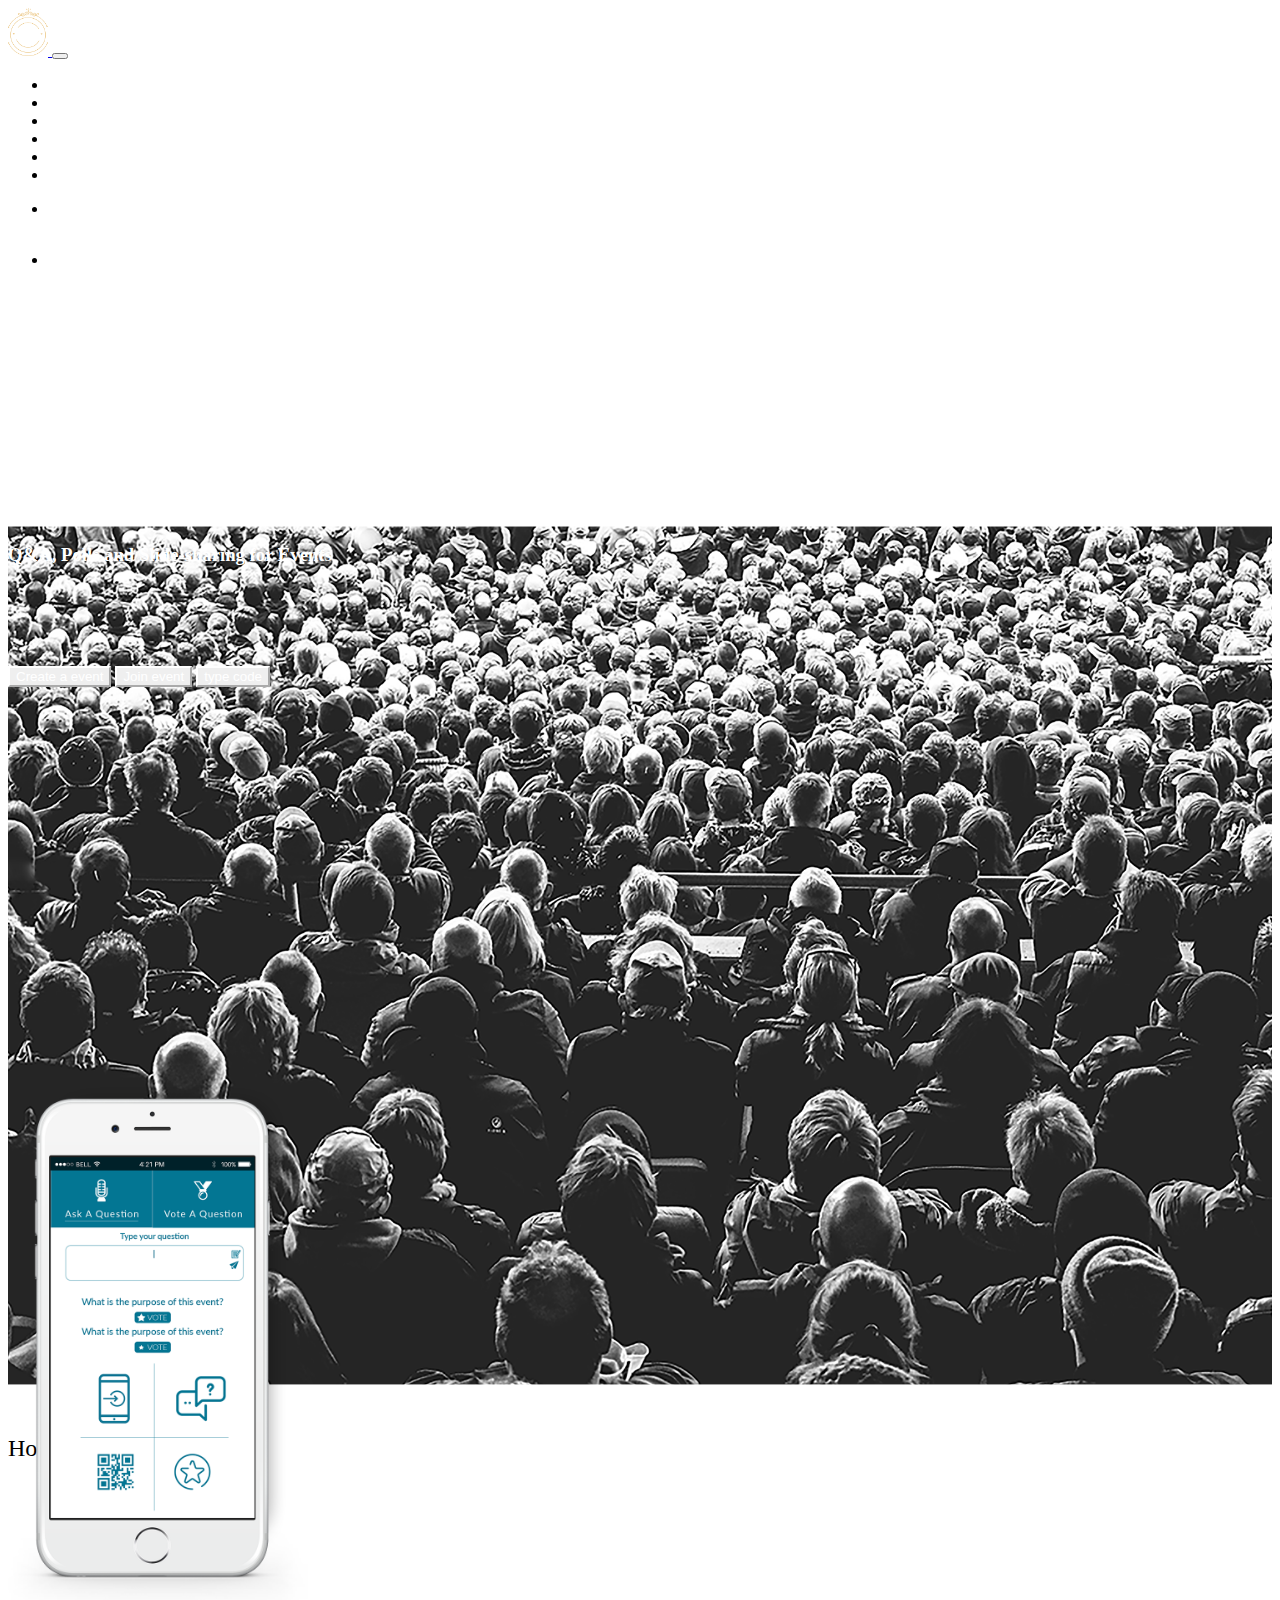
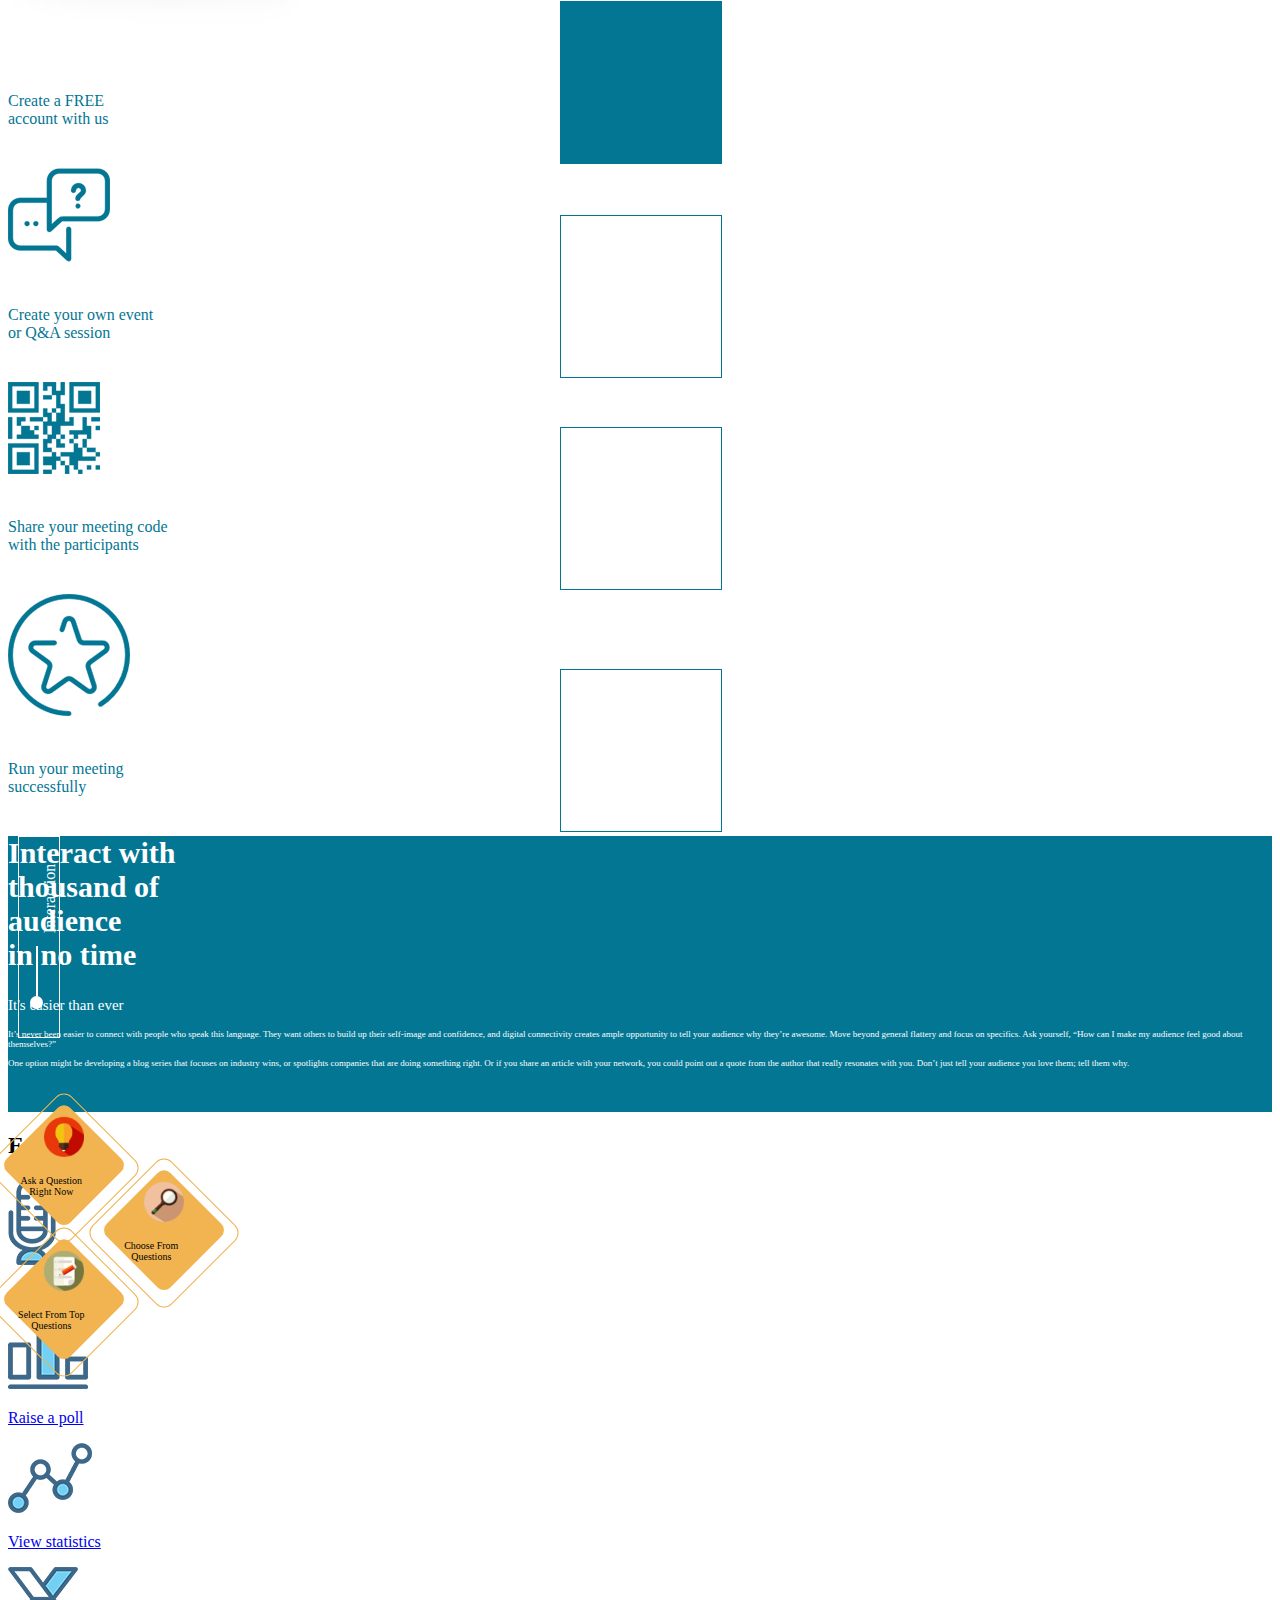
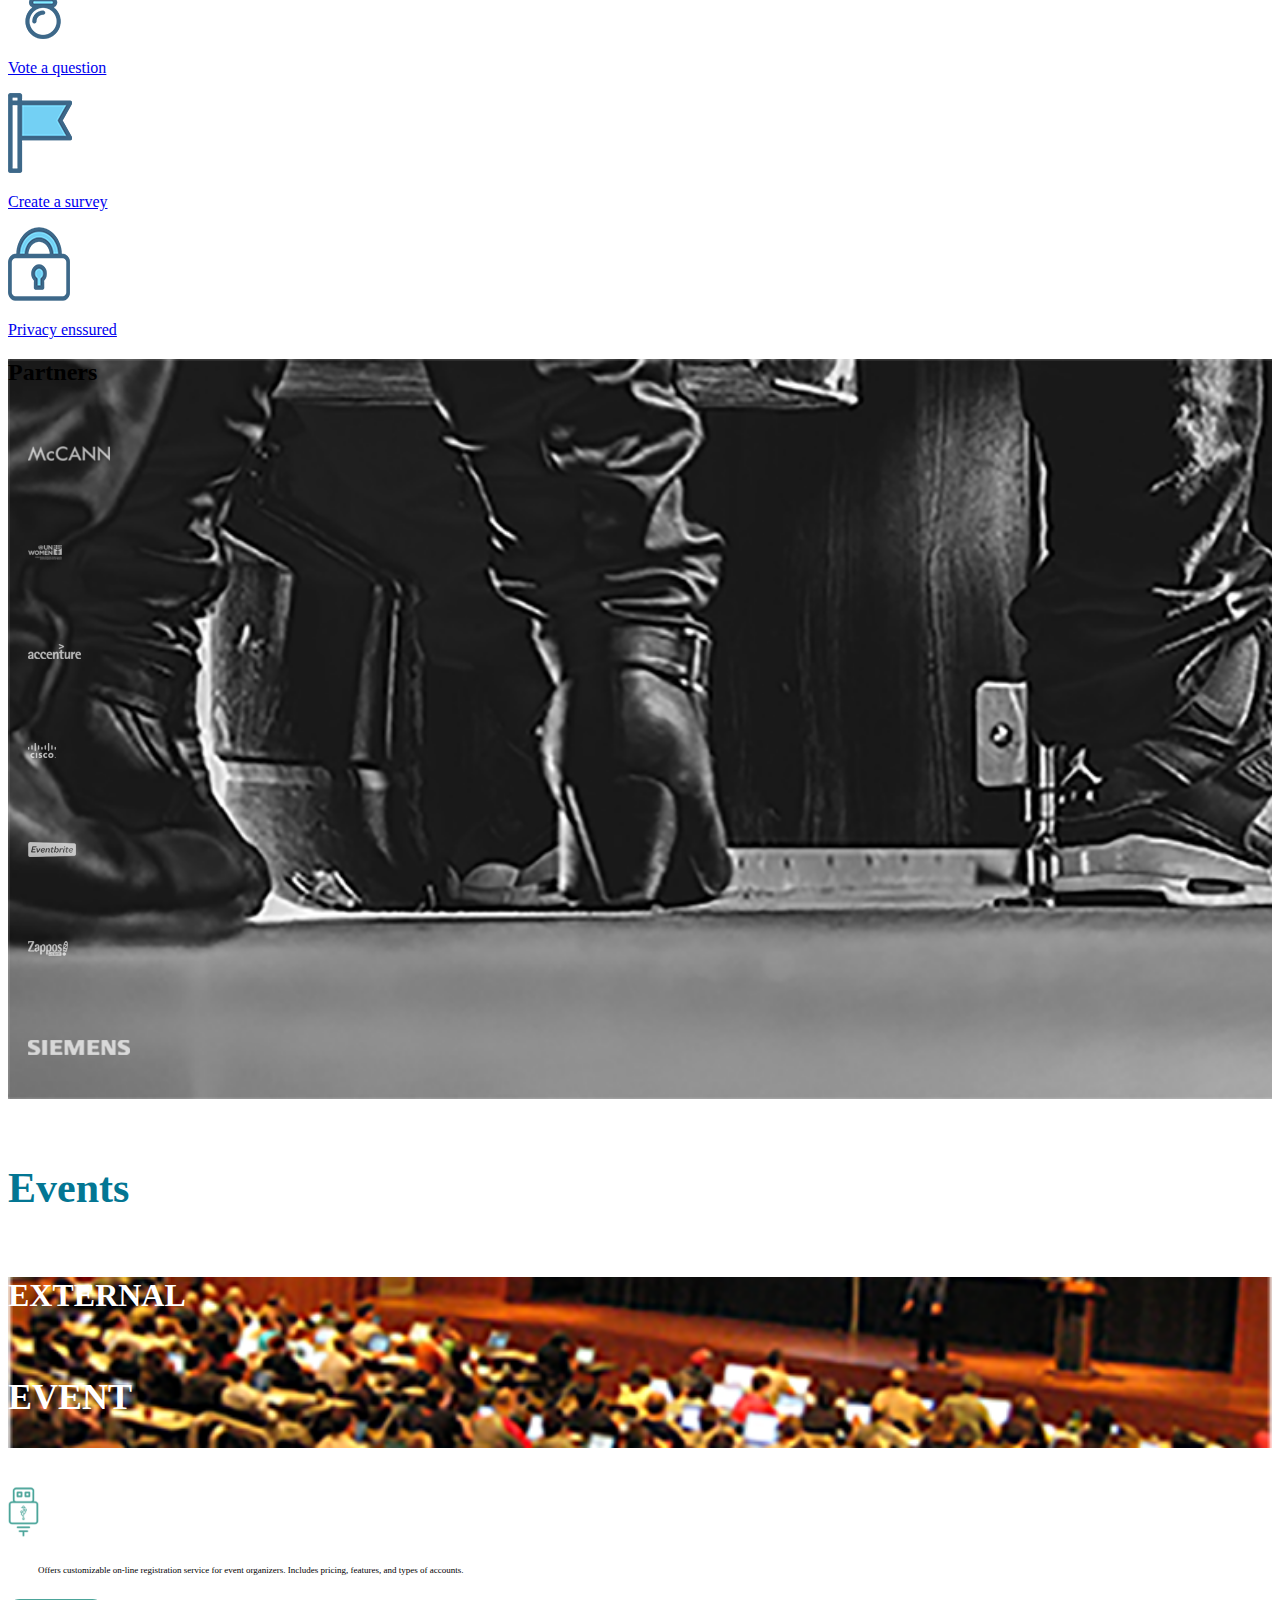
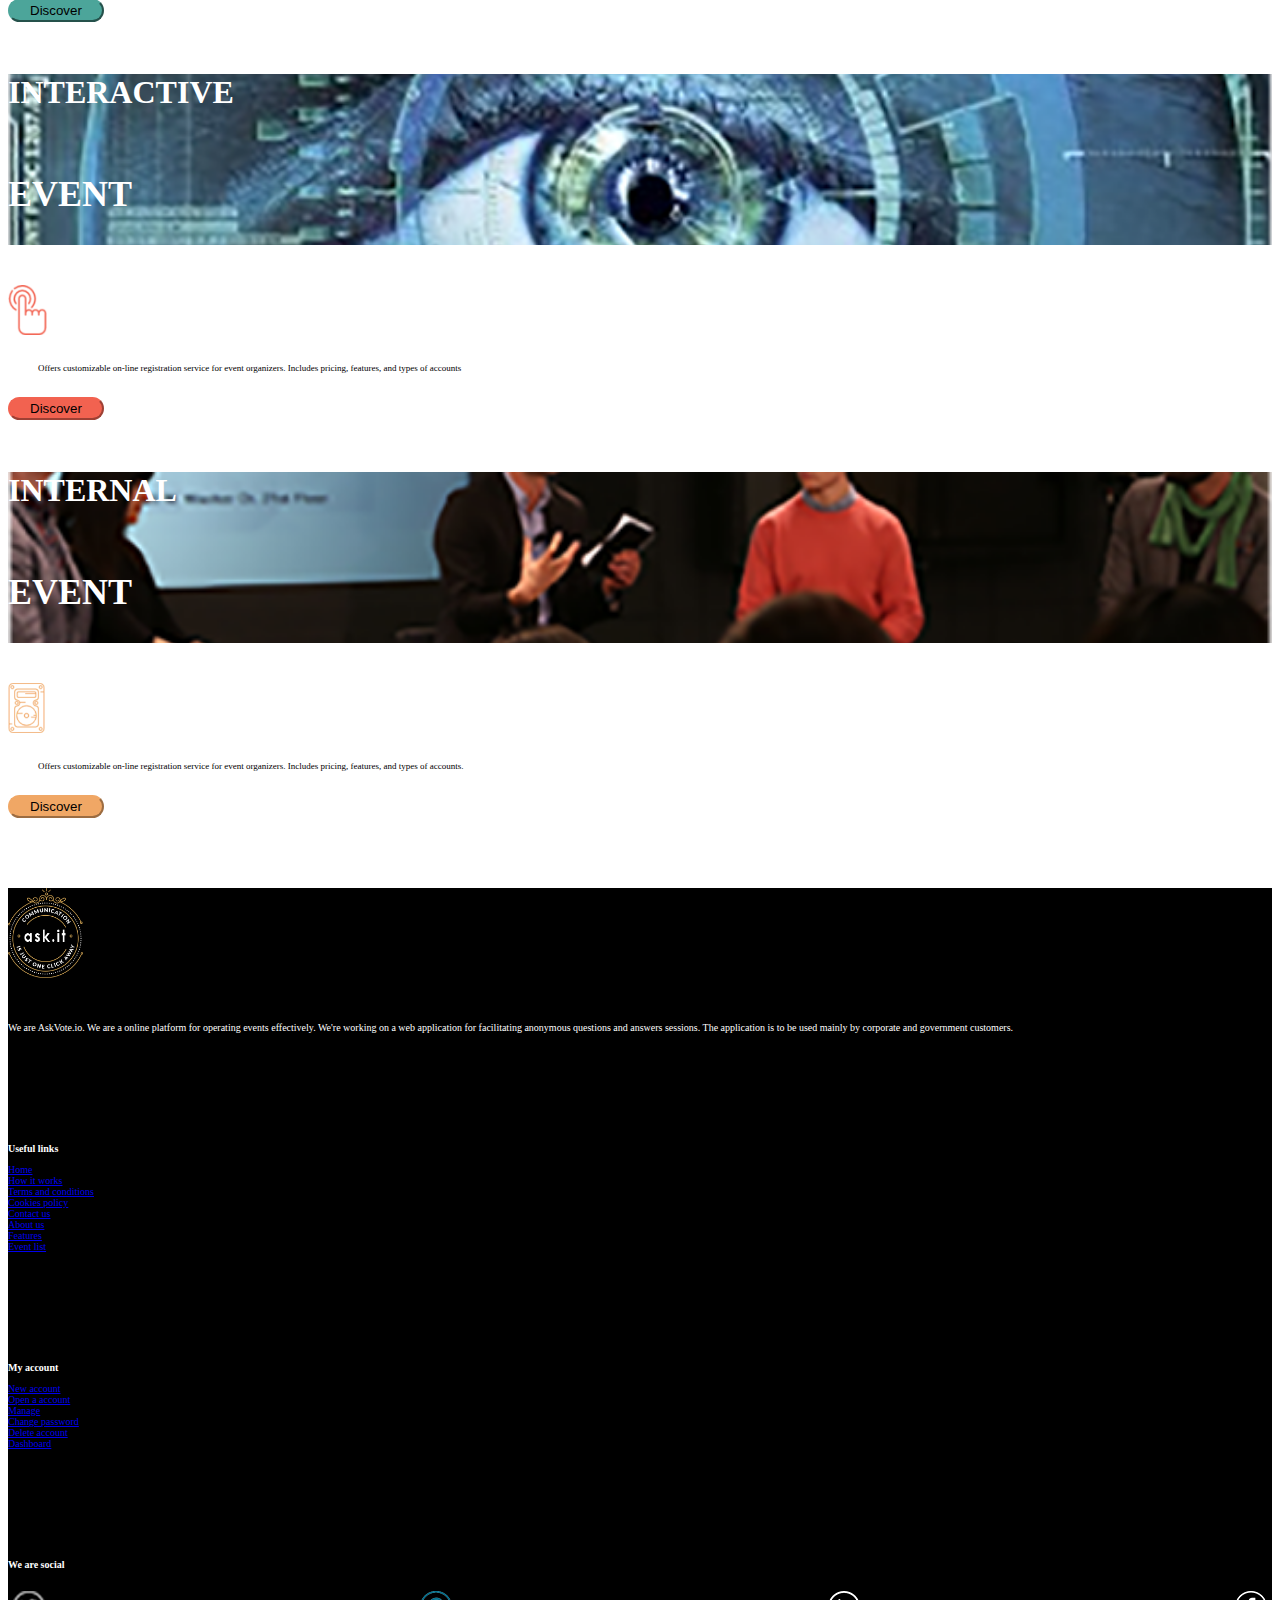
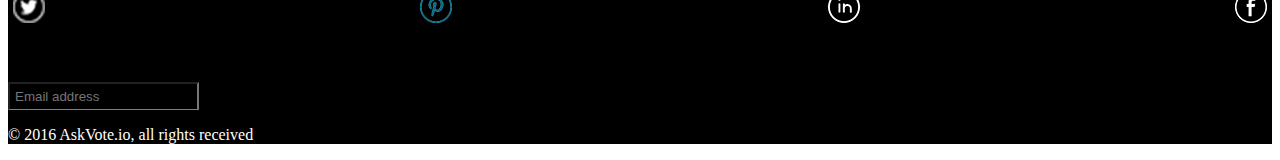
<file: index.html>
<!DOCTYPE html>
<html lang="en">
<head>
	<title></title>
	<meta charset="UTF-8">
	<meta name="description" content="WEB DESIGN">
  <meta name="keywords" content="HTML,SCSS">
  <meta name="viewport" content="width=device-width, initial-scale=1.0">
	<link rel="stylesheet" href="https://stackpath.bootstrapcdn.com/bootstrap/4.2.1/css/bootstrap.min.css" integrity="sha384-GJzZqFGwb1QTTN6wy59ffF1BuGJpLSa9DkKMp0DgiMDm4iYMj70gZWKYbI706tWS" crossorigin="anonymous">
	<link rel="stylesheet" type="text/css" href="styles/style.css">
	<!-- <link rel="stylesheet" type="text/css" href="fonts/fonts.scss"> -->
	<link rel="stylesheet" href="https://use.fontawesome.com/releases/v5.6.3/css/all.css" integrity="sha384-UHRtZLI+pbxtHCWp1t77Bi1L4ZtiqrqD80Kn4Z8NTSRyMA2Fd33n5dQ8lWUE00s/" crossorigin="anonymous">
</head>
<body>
	<header>
		<nav class="navbar sticky-top navbar-expand-lg navbar-dark bg-dark">
		  <a class="navbar-brand pl-5" href="#">
				<img class="h-logo" src="img/header/logo.png"  width="40" class="d-inline-block align-top" alt="logo">
			</a>
		  <button class="navbar-toggler" type="button" data-toggle="collapse" data-target="#navbarNav" aria-controls="navbarNav" aria-expanded="false" aria-label="Toggle navigation">
		    <span class="navbar-toggler-icon"></span>
		  </button>
		  <div class="collapse navbar-collapse" id="navbarNav">
		    <ul class="navbar-nav float-right mx-auto">
		      <li class="nav-item">
		        <a class="nav-link text-white" href="#">Home </a>
		      </li>
		      <li class="nav-item">
		        <a class="nav-link text-white" href="#">How it Works</a>
		      </li>
		      <li class="nav-item">
		        <a class="nav-link text-white" href="#">Features</a>
		      </li>
		      <li class="nav-item">
		        <a class="nav-link text-white" href="#">Partners</a>
		      </li>
					<li class="nav-item">
		        <a class="nav-link text-white" href="#">Events</a>
		      </li>
					<li class="nav-item">
		        <a class="nav-link text-white pr-5" href="#">About us</a>
		      </li>
					<li class="nav-item mr-3">
						<a class="log-a nav-link text-white" href="#">
							<img class="nav-link" src="img/header/log-in.png" alt="log-in">
							<p class="nav-p text-lg-center">Log in</p>
						</a>
					</li>
					<li class="nav-item">
						<a class="log-a nav-link text-white" href="#">
							<img class="nav-link" src="img/header/register.png" alt="register">
							<p class="nav-p text-lg-center">Register</p>
						</a>
					</li>
				</ul>
		  </div>
		</nav>
	</header>
	<section class="section-1 bg-cover">
		<!-- <div class="overlay-1"></div> -->
		<!-- <div class="overlay-2"></div> -->
    <div class="container">
      <div class="row">
        <div class="my-col col-6 col-lg-8 ">
					<div class="section-1-content">
            <h1 class="sec-1-h1 align-self-center mt-5 mb-5">Live Interaction From Audience</h1>
						<div class="underline d-flex justify-content-around">
				      <div class="part-1 mr-3"></div>
				      <div class="part-2 ml-3 mr-3"></div>
				      <div class="part-3 ml-3"></div>
            </div>
						<h3 class="sec-1-h3 text-center">Q&A, Polls and Slide-sharing for Events</h3>
						<button type="button" class="btn btn-outline-info mr-3">Create a event</button>
						<button type="button" class="btn btn-outline-info ml-3">Join event</button>
						<button type="button" class="btn btn-outline-info">type code</button>
						<!-- <div class="div-button">
					    <button class="btn-1 block">Create a event</button>
					    <button class="btn-2 block">Join event</button>
					    <button class="btn-3 block">type code</button>
				    </div> -->
					</div>
        </div>
        <div class="iphone-div my-col col-6 col-lg-4 ">
					<img class="iphone-img" src="img/section-1/iPhone.png" alt="iPhone">
					<div class="iphone">
					</div>
			</div>
    </div>
	</div>
	</section>
	<section class="section-2">
		<div class="container">
			<h2 class="text-center">How it works</h2>
			<div class="row">
				<div class="my-col text-center col-sm-6 col-lg-3 ">
					<a href="#">
						<img src="img/section-2/create-account.png" alt="create-account">
						<span class="bg-color"></span>
						<p>Create a FREE <br /> account with us</p>
					</a>
				</div>
				<div class="my-col text-center col-sm-6 col-lg-3">
					<a href="#">
						<img src="img/section-2/create-event.png" alt="create-event">
						<span class="rectangle"></span>
						<p>Create your own event <br /> or Q&A session</p>
					</a>
				</div>
				<div class="my-col text-center col-sm-6 col-lg-3">
					<a href="#">
						<img src="img/section-2/share-code.png" alt="share-code">
						<span class="rectangle"></span>
						<p>Share your meeting code <br /> with the participants</p>
					</a>
				</div>
				<div class="my-col text-center col-sm-6 col-lg-3">
					<a href="#">
						<img src="img/section-2/run-meeting.png" alt="run-meeting">
						<span class="rectangle"></span>
						<p>Run your meeting <br /> successfully</p>
					</a>
				</div>
			</div>
		</div>
	</section>
	<section class="section-3">
		<div class="container">
			<div class="row">
				<div class="my-col col-6 col-sm-2 col-lg-2">
					<p class="vertical-p">Interaction</p>
					<div class="shapes">
						<span class="line"></span>
						<span class="elipse"></span>
						<span class="rectangle"></span>
					</div>
				</div>
				<div class="my-col col-6 col-sm-10 col-lg-5">
					<article class="topic">
						<h2>Interact with <br /> thousand of <br /> audience <br /> in no time</h2>
						<h3>It's easier than ever</h3>
						<span class="line-shape"></span>
						<p>It’s never been easier to connect with people who speak this language. They
want others to build up their self-image and confidence, and digital connectivity
creates ample opportunity to tell your audience why they’re awesome. Move
beyond general flattery and focus on specifics. Ask yourself, “How can I make
my audience feel good about themselves?”
</p>
<p>
One option might be developing a blog series that focuses on industry wins, or
spotlights companies that are doing something right. Or if you share an article
with your network, you could point out a quote from the author that really
resonates with you. Don’t just tell your audience you love them; tell them why.
</p>
					</article>
				</div>
				<div class="rect col-12 col-sm-12 col-lg-5">
					<div class="rectangle-shapes">
						<div class="common upper-rect">
						<div class="rect-bg">
							<img class="sec-3-img" src="img/section-3/light-bulb.png" alt="light-bulb">
							<a class="rect-a" href="#"><p class="rect-p">Ask a Question Right Now</p></a>
						</div>
						</div>
						<div class="common middle-rect">
						<div class="rect-bg">
							<img class="sec-3-img" src="img/section-3/magnifying-glass.png" alt="magnifying-glass">
							<a class="rect-a" href="#"><p class="rect-p">Choose From Questions</p></a>
						</div>
						</div>
						<div class="common bottom-rect">
						<div class="rect-bg">
							<img class="sec-3-img" src="img/section-3/contract.png" alt="contract">
							<a class="rect-a" href="#"><p class="rect-p">Select From Top Questions</p></a>
						</div>
						</div>
					</div>
				</div>
			</div>
		</div>
	</section>
	<section class="section-4">
		<div class="container">
			<h2 class="text-center">Features</h2>
			<div class="row">
				<div class="my-col text-sm-center col-12 col-sm-3 offset-sm-2">
					<a href="#">
						<img class="microphone"src="img/section-4/microphone.png" alt="microphone">
						<p>Ask a question</p>
					</a>
				</div>
				<div class="my-col text-sm-center col-12 col-sm-2">
					<a href="#">
						<img src="img/section-4/bar-chart.png" alt="bar-chart">
						<p>Raise a poll</p>
					</a>
				</div>
				<div class="my-col text-sm-center col-12 col-sm-3">
					<a href="#">
						<img src="img/section-4/insight.png" alt="insight">
						<p>View statistics</p>
					</a>
				</div>
			</div>
			<div class="row">
				<div class="my-col text-sm-center col-12 col-sm-3 offset-sm-2">
					<a href="#">
						<img src="img/section-4/medal.png" alt="medal">
						<p>Vote a question</p>
					</a>
				</div>
				<div class="my-col text-sm-center col-12 col-sm-2">
					<a href="#">
						<img src="img/section-4/flag.png" alt="flag">
						<p>Create a survey</p>
					</a>
				</div>
				<div class="my-col text-sm-center col-12 col-sm-3 ">
					<a href="#">
						<img src="img/section-4/padlock.png" alt="padlock">
						<p>Privacy enssured</p>
					</a>
				</div>
			</div>
		</div>
	</section>
	<section class="section-5">
		<div class="container">
			<h2 class="text-center text-white">Partners</h2>
			<div class="row">
				<div class="sec5-div text-sm-right col- col-sm-4 col-md-2">
					<a href="#"><img src="img/section-5/mccann.png" alt="mccann"></a>
				</div>
				<div class="sec5-div text-sm-center col- col-sm-4 col-md-2">
					<a href="#"><img src="img/section-5/un-women.png" alt="un-women"></a>
				</div>
				<div class="sec5-div col- col-sm-4 col-md-1">
					<a href="#"><img src="img/section-5/accenture.png" alt="accenture"></a>
				</div>
				<div class="sec5-div text-sm-center col- col-sm-3 col-md-2">
					<a href="#"><img src="img/section-5/cisco.png" alt="cisco"></a>
				</div>
				<div class="sec5-div col- col-sm-3 col-md-1">
					<a href="#"><img src="img/section-5/eventbrite.png" alt="eventrbrite"></a>
				</div>
				<div class="sec5-div text-sm-center col- col-sm-3 col-md-2">
					<a href="#"><img src="img/section-5/zappos.png" alt="zappos"></a>
				</div>
				<div class="sec5-div col- col-sm-3 col-md-2">
					<a href="#"><img src="img/section-5/siemens.png" alt="siemens"></a>
				</div>
			</div>
		</div>
	</section>
	<section class="section-6">
		<div class="container">
			<h2 class="text-center">Events</h2>
			<div class="rounded-lines d-flex justify-content-between">
				<div class="lon-line">
				</div>
				<div class="small-line">
				</div>
			</div>
			<div class="row">
				<div class="shadow mb-5 bg-white my-col col-12 col-sm-12 col-lg-4 text-end">
					<div class="head external-head">
						<h3 class="text-center">EXTERNAL</h3>
						<h2 class="text-center">EVENT</h2>
					</div>
					<div class="body text-center">
						<img src="img/section-6/usb-connection.png" alt="usb">
						<p>Offers customizable on-line registration service for event organizers. Includes
pricing, features, and types of accounts.</p>
            <button type="button" class="btn btn-primary">Discover</button>
					</div>
				</div>
				<div class="shadow mb-5 bg-white my-col col-12 col-sm-12 col-lg-4">
					<div class="event-div">
						<div class="head interactive-head">
							<div class="green-layer">
							<h3 class="text-center">INTERACTIVE</h3>
							<h2 class="text-center">EVENT</h2>
						  </div>
						</div>
						<div class="body text-center">
							<img src="img/section-6/interactivity.png" alt="interactivity">
							<p>Offers customizable on-line registration service for event organizers. Includes
pricing, features, and types of accounts </p>
              <button type="button" class="btn btn-primary my-btn-red">Discover</button>
						</div>
					</div>
				</div>
				<div class="shadow mb-5 bg-white my-col col-12 col-sm-12 col-lg-4">
					<div class="event-div">
						<div class="head internal-head">
							<h3 class="text-center">INTERNAL</h3>
							<h2 class="text-center">EVENT</h2>
						</div>
						<div class="body text-center">
							<img src="img/section-6/hard-disk.png" alt="disk">
							<p>Offers customizable on-line registration service for event organizers. Includes
pricing, features, and types of accounts.</p>
              <button type="button" class="btn btn-primary my-btn-yellow">Discover</button>
						</div>
					</div>
				</div>
			</div>
		</div>
	</section>
	<footer class="footer">
	  <div class="container">
	    <div class="row">
	      <div class="footer-div col-6 col-lg-5 text-center mt-5">
	        <a class="footer-a">
	          <img class="footer-logo" src="img/footer/logo.png" alt="logo">
	        </a>
	        <p class="footer-p">We are AskVote.io. We are a online
	platform for operating events effectively.
	We're working on a web application for facilitating anonymous questions and answers sessions. The application is to be used mainly by corporate and government customers.</p>
	      </div>
	      <div class="footer-div col-6 col-lg-2">
	        <h3 class="footer-h">Useful links</h3>
	          <ul class="footer-vertical-ul">
	            <li>
	              <a href="#">Home</a>
	            </li>
	            <li>
	              <a href="#">How it works</a>
	            </li>
	            <li>
	              <a href="#">Terms and conditions</a>
	            </li>
	            <li>
	              <a href="#">Cookies policy</a>
	            </li>
	            <li>
	              <a href="#">Contact us</a>
	            </li>
	            <li>
	              <a href="#">About us</a>
	            </li>
	            <li>
	              <a href="#">Features</a>
	            </li>
	            <li>
	              <a href="#">Event list</a>
	            </li>
	          </ul>
	        </div>
		      <div class="footer-div col-6 col-lg-2">
		        <h3 class="footer-h">My account</h3>
		        <ul class="footer-vertical-ul">
		          <li>
		            <a href="#">New account</a>
		          </li>
		          <li>
		            <a href="#">Open a account</a>
		          </li>
		          <li>
		            <a href="#">Manage</a>
		          </li>
		          <li>
		            <a href="#">Change password</a>
		          </li>
		          <li>
		            <a href="#">Delete account</a>
		          </li>
		          <li>
		            <a href="#">Dashboard</a>
		          </li>
		        </ul>
					</div>
		      <div class="footer-div col-6 col-lg-3 text-center">
		        <h3 class="footer-h text-center">We are social</h3>
		        <ul class="footer-soc-ul">
		          <li>
		            <a href=""https://twitter.com"">
		              <img src="img/footer/tw.png" alt="twitter">
		            </a>
		          </li>
		          <li>
		            <a href=""https://pinterest.com"">
		              <img src="img/footer/pi.png" alt="pinterest">
		            </a>
		          </li>
		          <li>
		            <a href=""https://instagram.com"">
		              <img src="img/footer/in.png" alt="instagram">
		            </a>
		          </li>
		          <li>
		            <a href=""https://facebook.com"">
		              <img src="img/footer/fb.png" alt="facebook">
		            </a>
		          </li>
		        </ul>
						<p>Subscripe to our newsletter</p>
						<form class="email-form" action="index.html" method="post">
							<input class="footer-email-inp" type="text" name="email-input" placeholder="Email address" required>
						</form>
		      </div>
	    </div>
			<div class="copyright">
				<p>© 2016 AskVote.io, all rights received</p>
			</div>
	  </div>
	</footer>
<script src="https://code.jquery.com/jquery-3.3.1.slim.min.js" integrity="sha384-q8i/X+965DzO0rT7abK41JStQIAqVgRVzpbzo5smXKp4YfRvH+8abtTE1Pi6jizo" crossorigin="anonymous"></script>
<script src="https://cdnjs.cloudflare.com/ajax/libs/popper.js/1.14.6/umd/popper.min.js" integrity="sha384-wHAiFfRlMFy6i5SRaxvfOCifBUQy1xHdJ/yoi7FRNXMRBu5WHdZYu1hA6ZOblgut" crossorigin="anonymous"></script>
<script src="https://stackpath.bootstrapcdn.com/bootstrap/4.2.1/js/bootstrap.min.js" integrity="sha384-B0UglyR+jN6CkvvICOB2joaf5I4l3gm9GU6Hc1og6Ls7i6U/mkkaduKaBhlAXv9k" crossorigin="anonymous"></script>
</body>
</html>
</file>
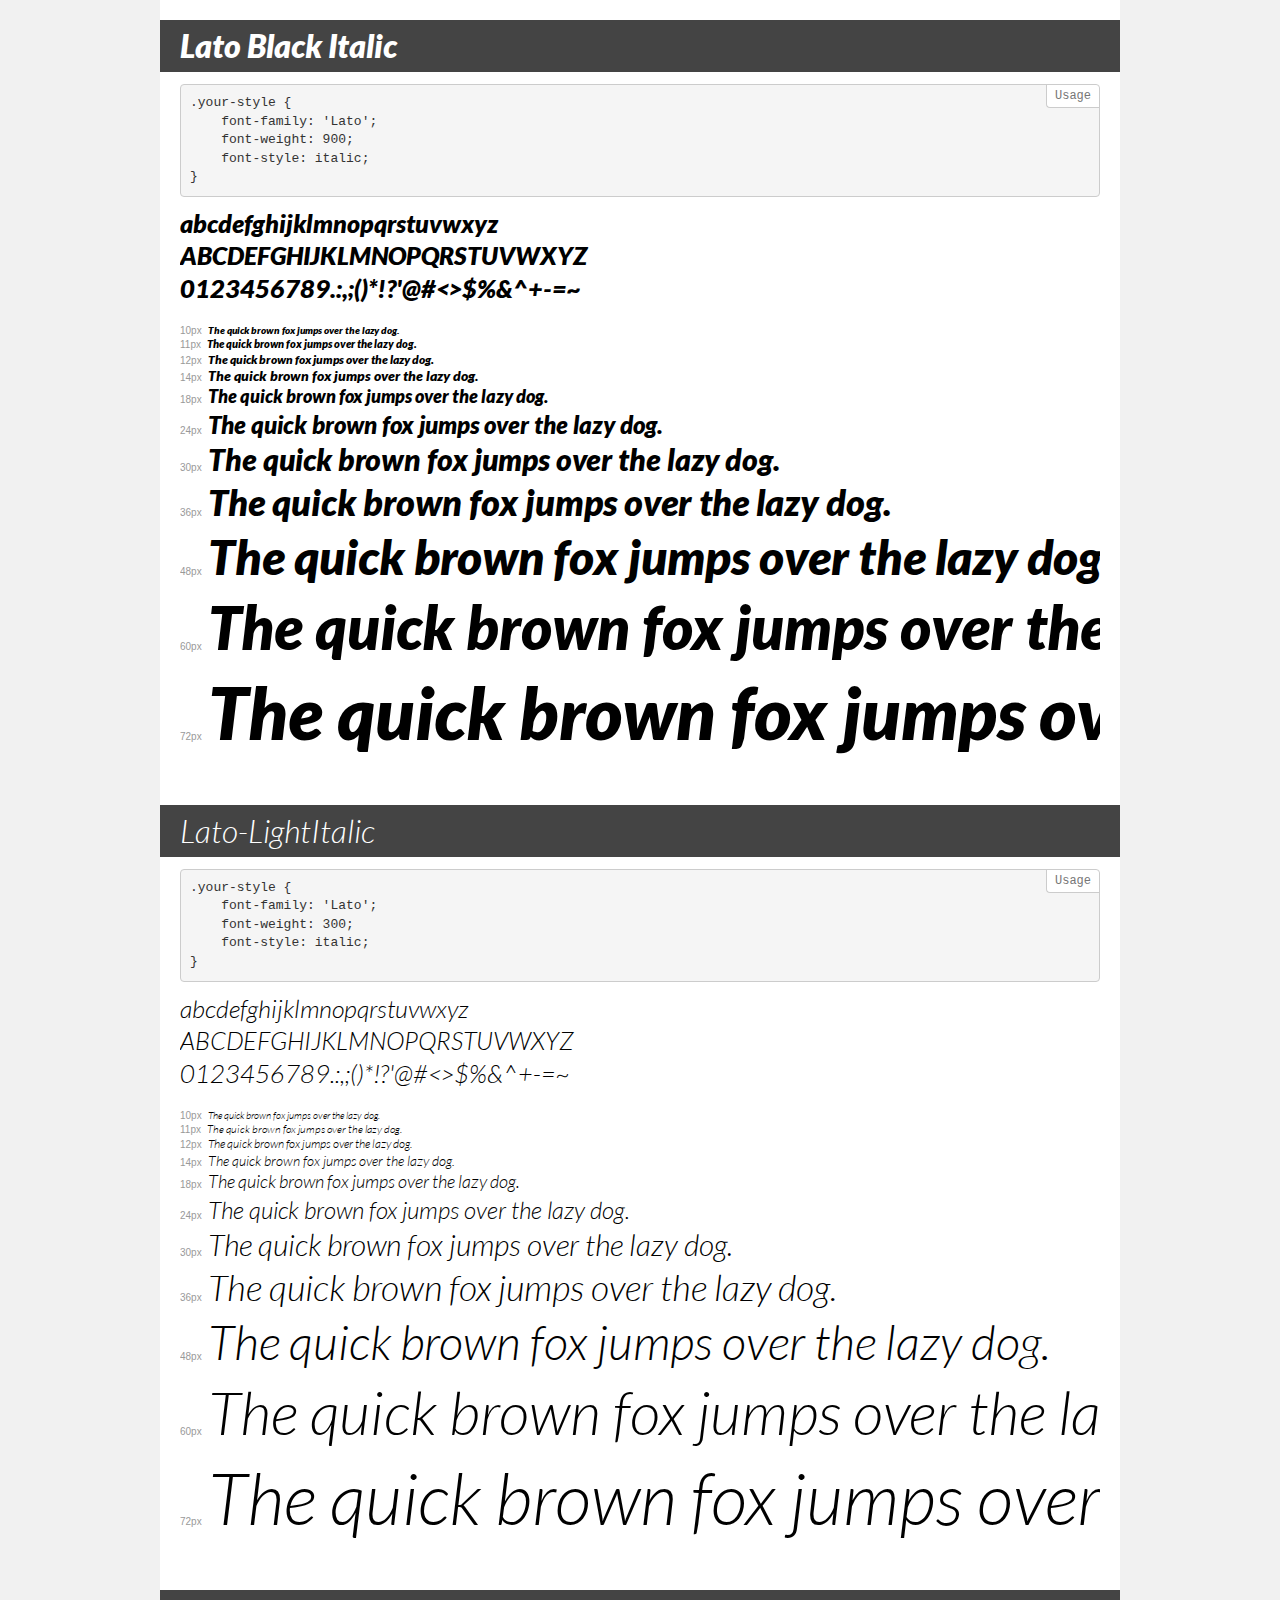
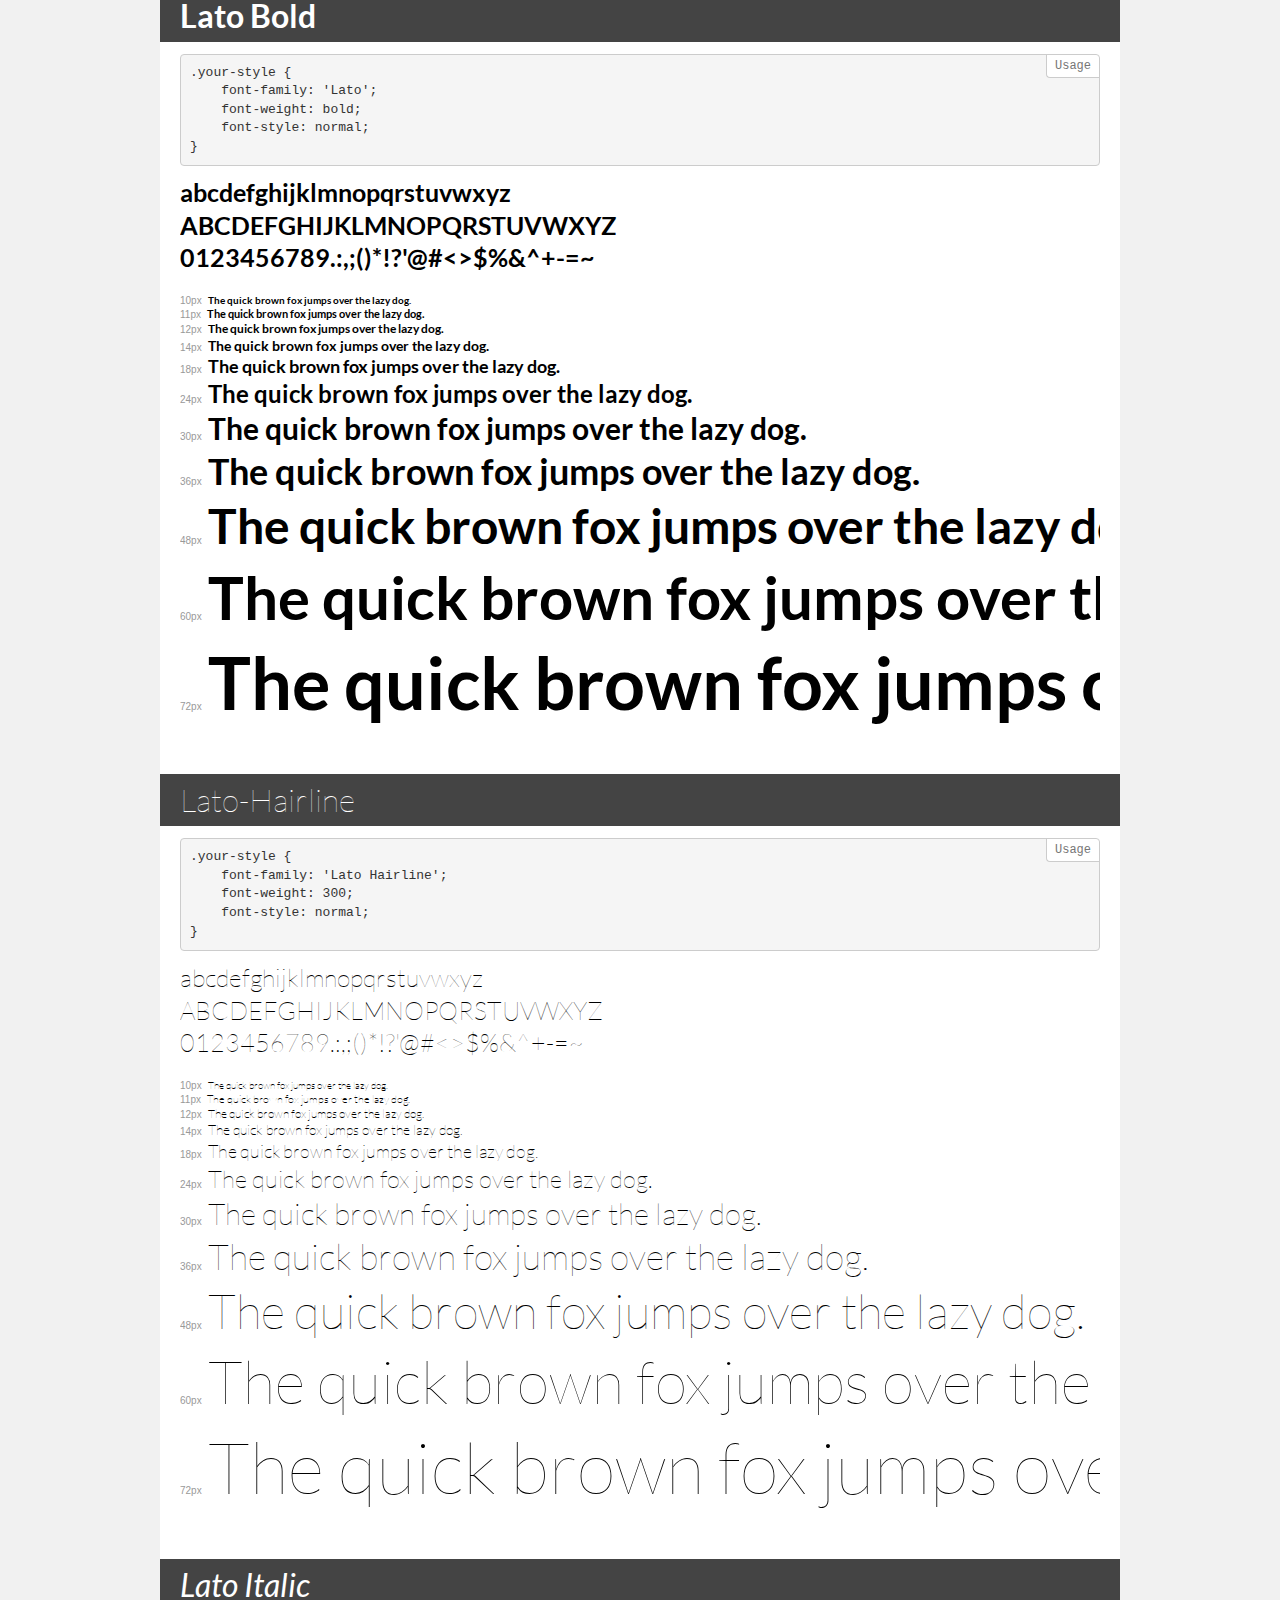
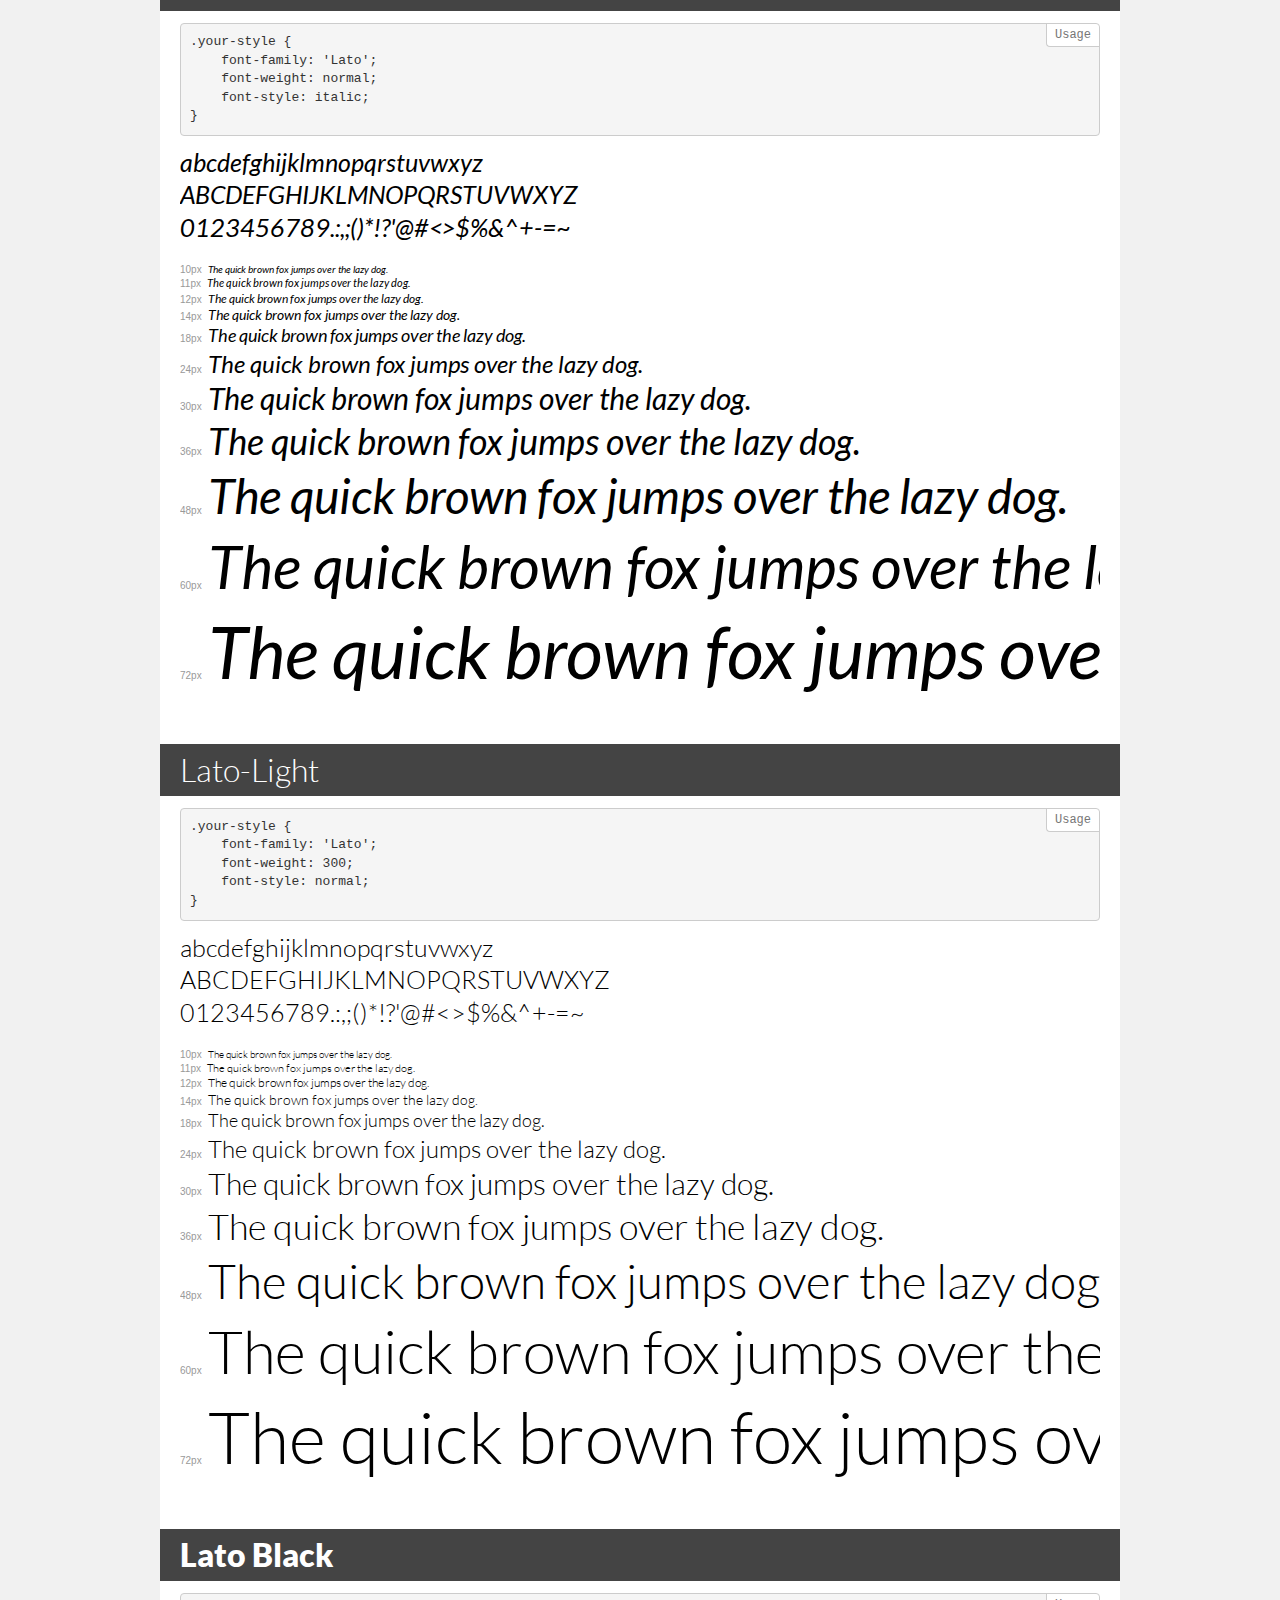
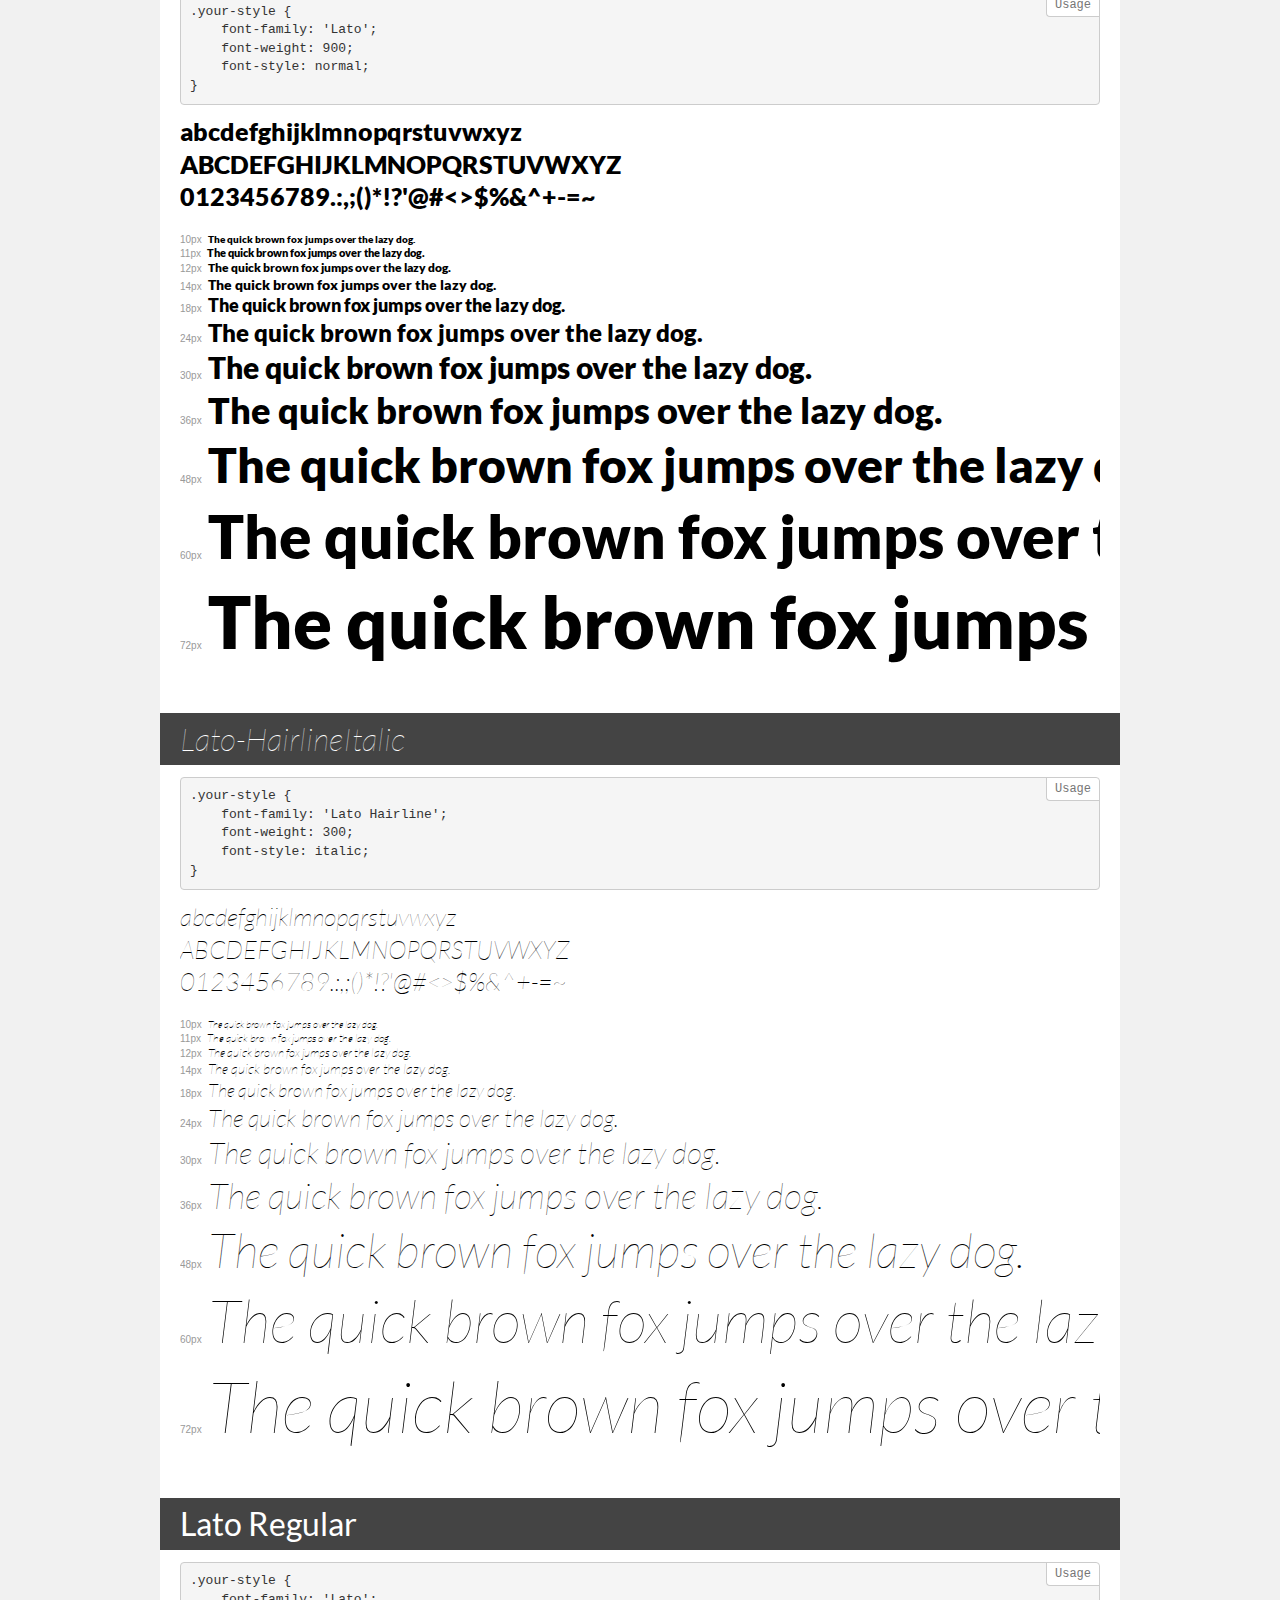
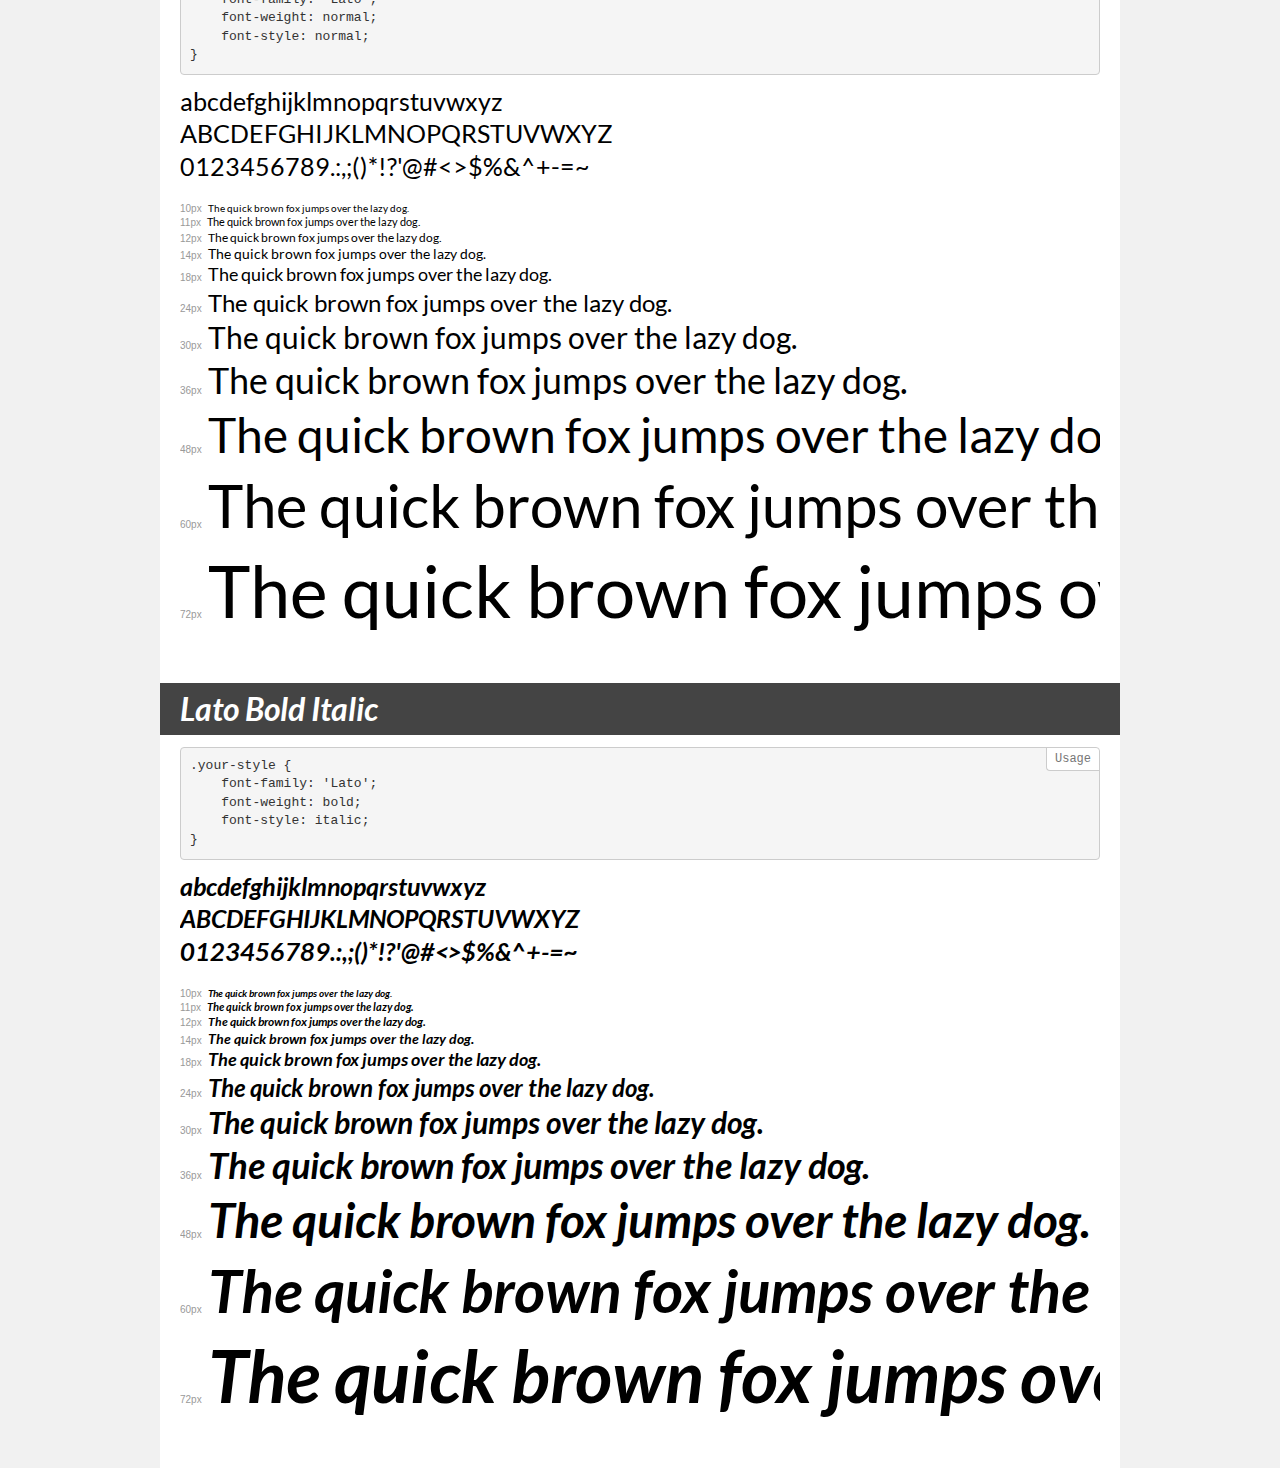
<file: fonts/demo.html>
<!DOCTYPE html>
<html>
<head>
    <meta charset="utf-8">
    <meta http-equiv="X-UA-Compatible" content="IE=edge">
    <meta name="viewport" content="width=device-width, initial-scale=1">
    <meta name="robots" content="noindex, noarchive">
    <meta name="format-detection" content="telephone=no">
    <title>Transfonter demo</title>
    <link href="stylesheet.css" rel="stylesheet">
    <style>
        /*
        http://meyerweb.com/eric/tools/css/reset/
        v2.0 | 20110126
        License: none (public domain)
        */
        html, body, div, span, applet, object, iframe,
        h1, h2, h3, h4, h5, h6, p, blockquote, pre,
        a, abbr, acronym, address, big, cite, code,
        del, dfn, em, img, ins, kbd, q, s, samp,
        small, strike, strong, sub, sup, tt, var,
        b, u, i, center,
        dl, dt, dd, ol, ul, li,
        fieldset, form, label, legend,
        table, caption, tbody, tfoot, thead, tr, th, td,
        article, aside, canvas, details, embed,
        figure, figcaption, footer, header, hgroup,
        menu, nav, output, ruby, section, summary,
        time, mark, audio, video {
            margin: 0;
            padding: 0;
            border: 0;
            font-size: 100%;
            font: inherit;
            vertical-align: baseline;
        }
        /* HTML5 display-role reset for older browsers */
        article, aside, details, figcaption, figure,
        footer, header, hgroup, menu, nav, section {
            display: block;
        }
        body {
            line-height: 1;
        }
        ol, ul {
            list-style: none;
        }
        blockquote, q {
            quotes: none;
        }
        blockquote:before, blockquote:after,
        q:before, q:after {
            content: '';
            content: none;
        }
        table {
            border-collapse: collapse;
            border-spacing: 0;
        }
        /* common styles */
        body {
            background: #f1f1f1;
            color: #000;
        }
        .page {
            background: #fff;
            width: 920px;
            margin: 0 auto;
            padding: 20px 20px 0 20px;
            overflow: hidden;
        }
        .font-container {
            overflow-x: auto;
            overflow-y: hidden;
            margin-bottom: 40px;
            line-height: 1.3;
            white-space: nowrap;
            padding-bottom: 5px;
        }
        h1 {
            position: relative;
            background: #444;
            font-size: 32px;
            color: #fff;
            padding: 10px 20px;
            margin: 0 -20px 12px -20px;
        }
        .letters {
            font-size: 25px;
            margin-bottom: 20px;
        }
        .s10:before {
            content: '10px';
        }
        .s11:before {
            content: '11px';
        }
        .s12:before {
            content: '12px';
        }
        .s14:before {
            content: '14px';
        }
        .s18:before {
            content: '18px';
        }
        .s24:before {
            content: '24px';
        }
        .s30:before {
            content: '30px';
        }
        .s36:before {
            content: '36px';
        }
        .s48:before {
            content: '48px';
        }
        .s60:before {
            content: '60px';
        }
        .s72:before {
            content: '72px';
        }
        .s10:before, .s11:before, .s12:before, .s14:before,
        .s18:before, .s24:before, .s30:before, .s36:before,
        .s48:before, .s60:before, .s72:before {
            font-family: Arial, sans-serif;
            font-size: 10px;
            font-weight: normal;
            font-style: normal;
            color: #999;
            padding-right: 6px;
        }
        pre {
            display: block;
            position: relative;
            padding: 9px;
            margin: 0 0 10px;
            font-family: Monaco, Menlo, Consolas, "Courier New", monospace !important;
            font-size: 13px;
            line-height: 1.428571429;
            color: #333;
            font-weight: normal !important;
            font-style: normal !important;
            background-color: #f5f5f5;
            border: 1px solid #ccc;
            overflow-x: auto;
            border-radius: 4px;
        }
        pre:after {
            display: block;
            position: absolute;
            right: 0;
            top: 0;
            content: 'Usage';
            line-height: 1;
            padding: 5px 8px;
            font-size: 12px;
            color: #767676;
            background-color: #fff;
            border: 1px solid #ccc;
            border-right: none;
            border-top: none;
            border-radius: 0 4px 0 4px;
            z-index: 10;
        }
        /* responsive */
        @media (max-width: 959px) {
            .page {
                width: auto;
                margin: 0;
            }
        }
    </style>
</head>
<body>
<div class="page">
    <div class="demo" style="font-family: 'Lato'; font-weight: 900; font-style: italic;">
        <h1>Lato Black Italic</h1>
        <pre>.your-style {
    font-family: 'Lato';
    font-weight: 900;
    font-style: italic;
}</pre>
        <div class="font-container">
            <p class="letters">
                abcdefghijklmnopqrstuvwxyz<br>
ABCDEFGHIJKLMNOPQRSTUVWXYZ<br>
                0123456789.:,;()*!?'@#<>$%&^+-=~
            </p>
            <p class="s10" style="font-size: 10px;">The quick brown fox jumps over the lazy dog.</p>
            <p class="s11" style="font-size: 11px;">The quick brown fox jumps over the lazy dog.</p>
            <p class="s12" style="font-size: 12px;">The quick brown fox jumps over the lazy dog.</p>
            <p class="s14" style="font-size: 14px;">The quick brown fox jumps over the lazy dog.</p>
            <p class="s18" style="font-size: 18px;">The quick brown fox jumps over the lazy dog.</p>
            <p class="s24" style="font-size: 24px;">The quick brown fox jumps over the lazy dog.</p>
            <p class="s30" style="font-size: 30px;">The quick brown fox jumps over the lazy dog.</p>
            <p class="s36" style="font-size: 36px;">The quick brown fox jumps over the lazy dog.</p>
            <p class="s48" style="font-size: 48px;">The quick brown fox jumps over the lazy dog.</p>
            <p class="s60" style="font-size: 60px;">The quick brown fox jumps over the lazy dog.</p>
            <p class="s72" style="font-size: 72px;">The quick brown fox jumps over the lazy dog.</p>
        </div>
    </div>
    <div class="demo" style="font-family: 'Lato'; font-weight: 300; font-style: italic;">
        <h1>Lato-LightItalic</h1>
        <pre>.your-style {
    font-family: 'Lato';
    font-weight: 300;
    font-style: italic;
}</pre>
        <div class="font-container">
            <p class="letters">
                abcdefghijklmnopqrstuvwxyz<br>
ABCDEFGHIJKLMNOPQRSTUVWXYZ<br>
                0123456789.:,;()*!?'@#<>$%&^+-=~
            </p>
            <p class="s10" style="font-size: 10px;">The quick brown fox jumps over the lazy dog.</p>
            <p class="s11" style="font-size: 11px;">The quick brown fox jumps over the lazy dog.</p>
            <p class="s12" style="font-size: 12px;">The quick brown fox jumps over the lazy dog.</p>
            <p class="s14" style="font-size: 14px;">The quick brown fox jumps over the lazy dog.</p>
            <p class="s18" style="font-size: 18px;">The quick brown fox jumps over the lazy dog.</p>
            <p class="s24" style="font-size: 24px;">The quick brown fox jumps over the lazy dog.</p>
            <p class="s30" style="font-size: 30px;">The quick brown fox jumps over the lazy dog.</p>
            <p class="s36" style="font-size: 36px;">The quick brown fox jumps over the lazy dog.</p>
            <p class="s48" style="font-size: 48px;">The quick brown fox jumps over the lazy dog.</p>
            <p class="s60" style="font-size: 60px;">The quick brown fox jumps over the lazy dog.</p>
            <p class="s72" style="font-size: 72px;">The quick brown fox jumps over the lazy dog.</p>
        </div>
    </div>
    <div class="demo" style="font-family: 'Lato'; font-weight: bold; font-style: normal;">
        <h1>Lato Bold</h1>
        <pre>.your-style {
    font-family: 'Lato';
    font-weight: bold;
    font-style: normal;
}</pre>
        <div class="font-container">
            <p class="letters">
                abcdefghijklmnopqrstuvwxyz<br>
ABCDEFGHIJKLMNOPQRSTUVWXYZ<br>
                0123456789.:,;()*!?'@#<>$%&^+-=~
            </p>
            <p class="s10" style="font-size: 10px;">The quick brown fox jumps over the lazy dog.</p>
            <p class="s11" style="font-size: 11px;">The quick brown fox jumps over the lazy dog.</p>
            <p class="s12" style="font-size: 12px;">The quick brown fox jumps over the lazy dog.</p>
            <p class="s14" style="font-size: 14px;">The quick brown fox jumps over the lazy dog.</p>
            <p class="s18" style="font-size: 18px;">The quick brown fox jumps over the lazy dog.</p>
            <p class="s24" style="font-size: 24px;">The quick brown fox jumps over the lazy dog.</p>
            <p class="s30" style="font-size: 30px;">The quick brown fox jumps over the lazy dog.</p>
            <p class="s36" style="font-size: 36px;">The quick brown fox jumps over the lazy dog.</p>
            <p class="s48" style="font-size: 48px;">The quick brown fox jumps over the lazy dog.</p>
            <p class="s60" style="font-size: 60px;">The quick brown fox jumps over the lazy dog.</p>
            <p class="s72" style="font-size: 72px;">The quick brown fox jumps over the lazy dog.</p>
        </div>
    </div>
    <div class="demo" style="font-family: 'Lato Hairline'; font-weight: 300; font-style: normal;">
        <h1>Lato-Hairline</h1>
        <pre>.your-style {
    font-family: 'Lato Hairline';
    font-weight: 300;
    font-style: normal;
}</pre>
        <div class="font-container">
            <p class="letters">
                abcdefghijklmnopqrstuvwxyz<br>
ABCDEFGHIJKLMNOPQRSTUVWXYZ<br>
                0123456789.:,;()*!?'@#<>$%&^+-=~
            </p>
            <p class="s10" style="font-size: 10px;">The quick brown fox jumps over the lazy dog.</p>
            <p class="s11" style="font-size: 11px;">The quick brown fox jumps over the lazy dog.</p>
            <p class="s12" style="font-size: 12px;">The quick brown fox jumps over the lazy dog.</p>
            <p class="s14" style="font-size: 14px;">The quick brown fox jumps over the lazy dog.</p>
            <p class="s18" style="font-size: 18px;">The quick brown fox jumps over the lazy dog.</p>
            <p class="s24" style="font-size: 24px;">The quick brown fox jumps over the lazy dog.</p>
            <p class="s30" style="font-size: 30px;">The quick brown fox jumps over the lazy dog.</p>
            <p class="s36" style="font-size: 36px;">The quick brown fox jumps over the lazy dog.</p>
            <p class="s48" style="font-size: 48px;">The quick brown fox jumps over the lazy dog.</p>
            <p class="s60" style="font-size: 60px;">The quick brown fox jumps over the lazy dog.</p>
            <p class="s72" style="font-size: 72px;">The quick brown fox jumps over the lazy dog.</p>
        </div>
    </div>
    <div class="demo" style="font-family: 'Lato'; font-weight: normal; font-style: italic;">
        <h1>Lato Italic</h1>
        <pre>.your-style {
    font-family: 'Lato';
    font-weight: normal;
    font-style: italic;
}</pre>
        <div class="font-container">
            <p class="letters">
                abcdefghijklmnopqrstuvwxyz<br>
ABCDEFGHIJKLMNOPQRSTUVWXYZ<br>
                0123456789.:,;()*!?'@#<>$%&^+-=~
            </p>
            <p class="s10" style="font-size: 10px;">The quick brown fox jumps over the lazy dog.</p>
            <p class="s11" style="font-size: 11px;">The quick brown fox jumps over the lazy dog.</p>
            <p class="s12" style="font-size: 12px;">The quick brown fox jumps over the lazy dog.</p>
            <p class="s14" style="font-size: 14px;">The quick brown fox jumps over the lazy dog.</p>
            <p class="s18" style="font-size: 18px;">The quick brown fox jumps over the lazy dog.</p>
            <p class="s24" style="font-size: 24px;">The quick brown fox jumps over the lazy dog.</p>
            <p class="s30" style="font-size: 30px;">The quick brown fox jumps over the lazy dog.</p>
            <p class="s36" style="font-size: 36px;">The quick brown fox jumps over the lazy dog.</p>
            <p class="s48" style="font-size: 48px;">The quick brown fox jumps over the lazy dog.</p>
            <p class="s60" style="font-size: 60px;">The quick brown fox jumps over the lazy dog.</p>
            <p class="s72" style="font-size: 72px;">The quick brown fox jumps over the lazy dog.</p>
        </div>
    </div>
    <div class="demo" style="font-family: 'Lato'; font-weight: 300; font-style: normal;">
        <h1>Lato-Light</h1>
        <pre>.your-style {
    font-family: 'Lato';
    font-weight: 300;
    font-style: normal;
}</pre>
        <div class="font-container">
            <p class="letters">
                abcdefghijklmnopqrstuvwxyz<br>
ABCDEFGHIJKLMNOPQRSTUVWXYZ<br>
                0123456789.:,;()*!?'@#<>$%&^+-=~
            </p>
            <p class="s10" style="font-size: 10px;">The quick brown fox jumps over the lazy dog.</p>
            <p class="s11" style="font-size: 11px;">The quick brown fox jumps over the lazy dog.</p>
            <p class="s12" style="font-size: 12px;">The quick brown fox jumps over the lazy dog.</p>
            <p class="s14" style="font-size: 14px;">The quick brown fox jumps over the lazy dog.</p>
            <p class="s18" style="font-size: 18px;">The quick brown fox jumps over the lazy dog.</p>
            <p class="s24" style="font-size: 24px;">The quick brown fox jumps over the lazy dog.</p>
            <p class="s30" style="font-size: 30px;">The quick brown fox jumps over the lazy dog.</p>
            <p class="s36" style="font-size: 36px;">The quick brown fox jumps over the lazy dog.</p>
            <p class="s48" style="font-size: 48px;">The quick brown fox jumps over the lazy dog.</p>
            <p class="s60" style="font-size: 60px;">The quick brown fox jumps over the lazy dog.</p>
            <p class="s72" style="font-size: 72px;">The quick brown fox jumps over the lazy dog.</p>
        </div>
    </div>
    <div class="demo" style="font-family: 'Lato'; font-weight: 900; font-style: normal;">
        <h1>Lato Black</h1>
        <pre>.your-style {
    font-family: 'Lato';
    font-weight: 900;
    font-style: normal;
}</pre>
        <div class="font-container">
            <p class="letters">
                abcdefghijklmnopqrstuvwxyz<br>
ABCDEFGHIJKLMNOPQRSTUVWXYZ<br>
                0123456789.:,;()*!?'@#<>$%&^+-=~
            </p>
            <p class="s10" style="font-size: 10px;">The quick brown fox jumps over the lazy dog.</p>
            <p class="s11" style="font-size: 11px;">The quick brown fox jumps over the lazy dog.</p>
            <p class="s12" style="font-size: 12px;">The quick brown fox jumps over the lazy dog.</p>
            <p class="s14" style="font-size: 14px;">The quick brown fox jumps over the lazy dog.</p>
            <p class="s18" style="font-size: 18px;">The quick brown fox jumps over the lazy dog.</p>
            <p class="s24" style="font-size: 24px;">The quick brown fox jumps over the lazy dog.</p>
            <p class="s30" style="font-size: 30px;">The quick brown fox jumps over the lazy dog.</p>
            <p class="s36" style="font-size: 36px;">The quick brown fox jumps over the lazy dog.</p>
            <p class="s48" style="font-size: 48px;">The quick brown fox jumps over the lazy dog.</p>
            <p class="s60" style="font-size: 60px;">The quick brown fox jumps over the lazy dog.</p>
            <p class="s72" style="font-size: 72px;">The quick brown fox jumps over the lazy dog.</p>
        </div>
    </div>
    <div class="demo" style="font-family: 'Lato Hairline'; font-weight: 300; font-style: italic;">
        <h1>Lato-HairlineItalic</h1>
        <pre>.your-style {
    font-family: 'Lato Hairline';
    font-weight: 300;
    font-style: italic;
}</pre>
        <div class="font-container">
            <p class="letters">
                abcdefghijklmnopqrstuvwxyz<br>
ABCDEFGHIJKLMNOPQRSTUVWXYZ<br>
                0123456789.:,;()*!?'@#<>$%&^+-=~
            </p>
            <p class="s10" style="font-size: 10px;">The quick brown fox jumps over the lazy dog.</p>
            <p class="s11" style="font-size: 11px;">The quick brown fox jumps over the lazy dog.</p>
            <p class="s12" style="font-size: 12px;">The quick brown fox jumps over the lazy dog.</p>
            <p class="s14" style="font-size: 14px;">The quick brown fox jumps over the lazy dog.</p>
            <p class="s18" style="font-size: 18px;">The quick brown fox jumps over the lazy dog.</p>
            <p class="s24" style="font-size: 24px;">The quick brown fox jumps over the lazy dog.</p>
            <p class="s30" style="font-size: 30px;">The quick brown fox jumps over the lazy dog.</p>
            <p class="s36" style="font-size: 36px;">The quick brown fox jumps over the lazy dog.</p>
            <p class="s48" style="font-size: 48px;">The quick brown fox jumps over the lazy dog.</p>
            <p class="s60" style="font-size: 60px;">The quick brown fox jumps over the lazy dog.</p>
            <p class="s72" style="font-size: 72px;">The quick brown fox jumps over the lazy dog.</p>
        </div>
    </div>
    <div class="demo" style="font-family: 'Lato'; font-weight: normal; font-style: normal;">
        <h1>Lato Regular</h1>
        <pre>.your-style {
    font-family: 'Lato';
    font-weight: normal;
    font-style: normal;
}</pre>
        <div class="font-container">
            <p class="letters">
                abcdefghijklmnopqrstuvwxyz<br>
ABCDEFGHIJKLMNOPQRSTUVWXYZ<br>
                0123456789.:,;()*!?'@#<>$%&^+-=~
            </p>
            <p class="s10" style="font-size: 10px;">The quick brown fox jumps over the lazy dog.</p>
            <p class="s11" style="font-size: 11px;">The quick brown fox jumps over the lazy dog.</p>
            <p class="s12" style="font-size: 12px;">The quick brown fox jumps over the lazy dog.</p>
            <p class="s14" style="font-size: 14px;">The quick brown fox jumps over the lazy dog.</p>
            <p class="s18" style="font-size: 18px;">The quick brown fox jumps over the lazy dog.</p>
            <p class="s24" style="font-size: 24px;">The quick brown fox jumps over the lazy dog.</p>
            <p class="s30" style="font-size: 30px;">The quick brown fox jumps over the lazy dog.</p>
            <p class="s36" style="font-size: 36px;">The quick brown fox jumps over the lazy dog.</p>
            <p class="s48" style="font-size: 48px;">The quick brown fox jumps over the lazy dog.</p>
            <p class="s60" style="font-size: 60px;">The quick brown fox jumps over the lazy dog.</p>
            <p class="s72" style="font-size: 72px;">The quick brown fox jumps over the lazy dog.</p>
        </div>
    </div>
    <div class="demo" style="font-family: 'Lato'; font-weight: bold; font-style: italic;">
        <h1>Lato Bold Italic</h1>
        <pre>.your-style {
    font-family: 'Lato';
    font-weight: bold;
    font-style: italic;
}</pre>
        <div class="font-container">
            <p class="letters">
                abcdefghijklmnopqrstuvwxyz<br>
ABCDEFGHIJKLMNOPQRSTUVWXYZ<br>
                0123456789.:,;()*!?'@#<>$%&^+-=~
            </p>
            <p class="s10" style="font-size: 10px;">The quick brown fox jumps over the lazy dog.</p>
            <p class="s11" style="font-size: 11px;">The quick brown fox jumps over the lazy dog.</p>
            <p class="s12" style="font-size: 12px;">The quick brown fox jumps over the lazy dog.</p>
            <p class="s14" style="font-size: 14px;">The quick brown fox jumps over the lazy dog.</p>
            <p class="s18" style="font-size: 18px;">The quick brown fox jumps over the lazy dog.</p>
            <p class="s24" style="font-size: 24px;">The quick brown fox jumps over the lazy dog.</p>
            <p class="s30" style="font-size: 30px;">The quick brown fox jumps over the lazy dog.</p>
            <p class="s36" style="font-size: 36px;">The quick brown fox jumps over the lazy dog.</p>
            <p class="s48" style="font-size: 48px;">The quick brown fox jumps over the lazy dog.</p>
            <p class="s60" style="font-size: 60px;">The quick brown fox jumps over the lazy dog.</p>
            <p class="s72" style="font-size: 72px;">The quick brown fox jumps over the lazy dog.</p>
        </div>
    </div>
</div>
</body>
</html>
</file>
<file: styles/style.css>
html body .footer .container .row .footer-div .footer-soc-ul {
  display: -webkit-box;
  display: -ms-flexbox;
  display: flex;
  -webkit-box-pack: justify;
  -ms-flex-pack: justify;
  justify-content: space-between;
  -webkit-box-align: center;
  -ms-flex-align: center;
  align-items: center; }

@font-face {
  font-family: 'Lato';
  src: url("../fonts/Lato-BlackItalic.eot");
  src: url("../fonts/Lato-BlackItalic.eot?#iefix") format("embedded-opentype"), url("../fonts/Lato-BlackItalic.woff2") format("woff2"), url("../fonts/Lato-BlackItalic.woff") format("woff"), url("../fonts/Lato-BlackItalic.ttf") format("truetype"), url("../fonts/Lato-BlackItalic.svg#Lato-BlackItalic") format("svg");
  font-weight: 900;
  font-style: italic; }

@font-face {
  font-family: 'Lato';
  src: url("../fonts/Lato-LightItalic.eot");
  src: url("../fonts/Lato-LightItalic.eot?#iefix") format("embedded-opentype"), url("../fonts/Lato-LightItalic.woff2") format("woff2"), url("../fonts/Lato-LightItalic.woff") format("woff"), url("../fonts/Lato-LightItalic.ttf") format("truetype"), url("../fonts/Lato-LightItalic.svg#Lato-LightItalic") format("svg");
  font-weight: 300;
  font-style: italic; }

@font-face {
  font-family: 'Lato';
  src: url("../fonts/Lato-Bold.eot");
  src: url("../fonts/Lato-Bold.eot?#iefix") format("embedded-opentype"), url("../fonts/Lato-Bold.woff2") format("woff2"), url("../fonts/Lato-Bold.woff") format("woff"), url("../fonts/Lato-Bold.ttf") format("truetype"), url("../fonts/Lato-Bold.svg#Lato-Bold") format("svg");
  font-weight: bold;
  font-style: normal; }

@font-face {
  font-family: 'Lato Hairline';
  src: url("../fonts/Lato-Hairline.eot");
  src: url("../fonts/Lato-Hairline.eot?#iefix") format("embedded-opentype"), url("../fonts/Lato-Hairline.woff2") format("woff2"), url("../fonts/Lato-Hairline.woff") format("woff"), url("../fonts/Lato-Hairline.ttf") format("truetype"), url("../fonts/Lato-Hairline.svg#Lato-Hairline") format("svg");
  font-weight: 300;
  font-style: normal; }

@font-face {
  font-family: 'Lato';
  src: url("../fonts/Lato-Italic.eot");
  src: url("../fonts/Lato-Italic.eot?#iefix") format("embedded-opentype"), url("../fonts/Lato-Italic.woff2") format("woff2"), url("../fonts/Lato-Italic.woff") format("woff"), url("../fonts/Lato-Italic.ttf") format("truetype"), url("../fonts/Lato-Italic.svg#Lato-Italic") format("svg");
  font-weight: normal;
  font-style: italic; }

@font-face {
  font-family: 'Lato';
  src: url("../fonts/Lato-Light.eot");
  src: url("../fonts/Lato-Light.eot?#iefix") format("embedded-opentype"), url("../fonts/Lato-Light.woff2") format("woff2"), url("../fonts/Lato-Light.woff") format("woff"), url("../fonts/Lato-Light.ttf") format("truetype"), url("../fonts/Lato-Light.svg#Lato-Light") format("svg");
  font-weight: 300;
  font-style: normal; }

@font-face {
  font-family: 'Lato';
  src: url("../fonts/Lato-Black.eot");
  src: url("../fonts/Lato-Black.eot?#iefix") format("embedded-opentype"), url("../fonts/Lato-Black.woff2") format("woff2"), url("../fonts/Lato-Black.woff") format("woff"), url("../fonts/Lato-Black.ttf") format("truetype"), url("../fonts/Lato-Black.svg#Lato-Black") format("svg");
  font-weight: 900;
  font-style: normal; }

@font-face {
  font-family: 'Lato Hairline';
  src: url("../fonts/Lato-HairlineItalic.eot");
  src: url("../fonts/Lato-HairlineItalic.eot?#iefix") format("embedded-opentype"), url("../fonts/Lato-HairlineItalic.woff2") format("woff2"), url("../fonts/Lato-HairlineItalic.woff") format("woff"), url("../fonts/Lato-HairlineItalic.ttf") format("truetype"), url("../fonts/Lato-HairlineItalic.svg#Lato-HairlineItalic") format("svg");
  font-weight: 300;
  font-style: italic; }

@font-face {
  font-family: 'Lato';
  src: url("../fonts/Lato-Regular.eot");
  src: url("../fonts/Lato-Regular.eot?#iefix") format("embedded-opentype"), url("../fonts/Lato-Regular.woff2") format("woff2"), url("../fonts/Lato-Regular.woff") format("woff"), url("../fonts/Lato-Regular.ttf") format("truetype"), url("../fonts/Lato-Regular.svg#Lato-Regular") format("svg");
  font-weight: normal;
  font-style: normal; }

@font-face {
  font-family: 'Lato';
  src: url("../fonts/Lato-BoldItalic.eot");
  src: url("../fonts/Lato-BoldItalic.eot?#iefix") format("embedded-opentype"), url("../fonts/Lato-BoldItalic.woff2") format("woff2"), url("../fonts/Lato-BoldItalic.woff") format("woff"), url("../fonts/Lato-BoldItalic.ttf") format("truetype"), url("../fonts/Lato-BoldItalic.svg#Lato-BoldItalic") format("svg");
  font-weight: bold;
  font-style: italic; }

body header .navbar .navbar-nav .nav-item {
  padding-right: 15px; }
  body header .navbar .navbar-nav .nav-item .nav-link {
    color: white; }
  body header .navbar .navbar-nav .nav-item a {
    font-size: 14px; }
  body header .navbar .navbar-nav .nav-item .log-a img {
    height: 22px;
    padding: 4px 0; }
  body header .navbar .navbar-nav .nav-item .log-a .nav-p {
    margin-bottom: 0px;
    font-size: 7.5px; }

html .bg-cover {
  position: relative;
  background: url("../img/section-1/bg-cover.png") no-repeat center center;
  background-size: cover;
  width: 100%;
  height: 100vh;
  z-index: 1; }
  html .bg-cover .overlay-1 {
    position: absolute;
    top: 0px;
    left: 0px;
    width: 100%;
    height: 100%;
    opacity: 0.6;
    z-index: 2; }
  html .bg-cover .overlay-2 {
    position: absolute;
    background: url("../img/section-1/upper-layer.png") no-repeat center center;
    background-size: cover;
    width: 100%;
    height: 100%;
    opacity: 0.2;
    z-index: 3; }
  html .bg-cover .container .row .my-col .section-1-content {
    position: relative;
    z-index: 5; }
    html .bg-cover .container .row .my-col .section-1-content .sec-1-h1 {
      color: white;
      margin-top: 200px !important; }
    html .bg-cover .container .row .my-col .section-1-content .underline {
      position: absolute;
      top: -40px;
      right: -380px;
      position: relative;
      z-index: 6; }
      html .bg-cover .container .row .my-col .section-1-content .underline .part-1 {
        background-color: white;
        position: absolute;
        left: 0px;
        top: 0px;
        width: 8px;
        height: 8px;
        border-radius: 30px; }
      html .bg-cover .container .row .my-col .section-1-content .underline .part-2 {
        background-color: white;
        position: absolute;
        left: 8px;
        top: 0px;
        width: 15px;
        height: 8px;
        border-radius: 30px; }
      html .bg-cover .container .row .my-col .section-1-content .underline .part-3 {
        background-color: white;
        position: absolute;
        left: 30px;
        top: 0px;
        width: 150px;
        height: 8px;
        border-radius: 30px; }
    html .bg-cover .container .row .my-col .section-1-content .sec-1-h3 {
      color: white;
      margin-bottom: 100px; }
    html .bg-cover .container .row .my-col .section-1-content .btn-outline-info {
      color: white;
      border-color: white;
      border-radius: 0px; }
  html .bg-cover .container .row .iphone-div {
    position: relative;
    top: 0px;
    right: 0px;
    z-index: 4; }
    html .bg-cover .container .row .iphone-div .iphone-img {
      padding-top: 400px;
      position: absolute;
      width: 300px; }

html body .section-2 .container h2 {
  margin-top: 50px;
  margin-bottom: 100px;
  font-weight: 400; }

html body .section-2 .container .row .my-col a {
  position: relative;
  text-decoration: none;
  color: #037693; }
  html body .section-2 .container .row .my-col a p {
    margin: 40px auto; }
  html body .section-2 .container .row .my-col a span {
    border-width: 1px;
    border-color: #037693;
    border-style: solid;
    position: absolute;
    left: 50%;
    margin-left: -80px;
    top: 50%;
    margin-top: -80.5px;
    width: 160px;
    height: 161px;
    z-index: 1; }
  html body .section-2 .container .row .my-col a .bg-color {
    border-width: 1px;
    border-color: #037693;
    background: #037693;
    border-style: solid;
    position: absolute;
    left: 50%;
    margin-left: -80px;
    top: 50%;
    margin-top: -80.5px;
    width: 160px;
    height: 161px;
    z-index: -1; }

html body .section-3 {
  background-color: #037693; }
  html body .section-3 .container .row .my-col {
    position: relative; }
    html body .section-3 .container .row .my-col .vertical-p {
      position: absolute;
      top: 30px;
      left: 0px;
      padding-top: 15px;
      -webkit-transform: rotate(-90deg);
      transform: rotate(-90deg);
      color: white; }
    html body .section-3 .container .row .my-col .shapes {
      position: absolute;
      top: 0; }
      html body .section-3 .container .row .my-col .shapes .line {
        background-color: white;
        position: absolute;
        left: 28px;
        top: 110px;
        width: 2px;
        height: 50px; }
      html body .section-3 .container .row .my-col .shapes .elipse {
        border-radius: 50%;
        background-color: white;
        position: absolute;
        left: 22px;
        top: 160px;
        width: 13px;
        height: 13px; }
      html body .section-3 .container .row .my-col .shapes .rectangle {
        border-width: 1px;
        border-color: white;
        border-style: solid;
        position: absolute;
        left: 10px;
        top: 0px;
        width: 40px;
        height: 200px;
        z-index: 49; }
    html body .section-3 .container .row .my-col .topic h2 {
      color: white;
      font-size: 30px; }
    html body .section-3 .container .row .my-col .topic h3 {
      color: white;
      font-weight: 400;
      font-size: 15px; }
    html body .section-3 .container .row .my-col .topic p {
      color: white;
      font-size: 9px; }
  html body .section-3 .container .row .rect {
    padding-top: 35px; }
    html body .section-3 .container .row .rect .rectangle-shapes {
      position: relative;
      z-index: 7; }
      html body .section-3 .container .row .rect .rectangle-shapes .common {
        -webkit-transform: rotate(45deg);
        transform: rotate(45deg);
        border: solid 1px #f1b451;
        border-radius: 10%;
        height: 110px;
        width: 110px; }
      html body .section-3 .container .row .rect .rectangle-shapes .upper-rect {
        position: absolute;
        top: 0px;
        left: 0px; }
      html body .section-3 .container .row .rect .rectangle-shapes .rect-bg {
        position: absolute;
        background-color: #f1b451;
        border-radius: 10%;
        height: 90px;
        width: 90px;
        margin: 8px;
        -webkit-transform: 'rotate(45deg)';
        transform: 'rotate(45deg)'; }
        html body .section-3 .container .row .rect .rectangle-shapes .rect-bg .sec-3-img {
          -webkit-transform: rotate(-45deg);
          transform: rotate(-45deg);
          height: 40px;
          margin: 5px; }
        html body .section-3 .container .row .rect .rectangle-shapes .rect-bg .rect-a {
          text-align: center;
          text-decoration: none; }
          html body .section-3 .container .row .rect .rectangle-shapes .rect-bg .rect-a .rect-p {
            padding-left: 17px;
            top: 30px;
            left: 40px;
            -webkit-transform: rotate(-45deg);
            transform: rotate(-45deg);
            color: #010101;
            font-size: 10px; }
      html body .section-3 .container .row .rect .rectangle-shapes .middle-rect {
        position: absolute;
        top: 65px;
        left: 100px; }
      html body .section-3 .container .row .rect .rectangle-shapes .bottom-rect {
        position: absolute;
        top: 134px;
        left: 0px; }

html body .section-5 {
  background: url("../img/section-5/cover-partners.png");
  background-repeat: no-repeat;
  background-size: cover;
  height: 100%;
  width: 100%; }
  html body .section-5 .container .row .sec5-div {
    padding: 40px 20px; }
    html body .section-5 .container .row .sec5-div a img {
      height: 15px; }

html .section-6 .container {
  padding-bottom: 50px; }
  html .section-6 .container h2 {
    color: #037693;
    font-size: 42px;
    padding: 30px 0; }
  html .section-6 .container .row .my-col {
    padding-left: 0;
    padding-right: 0; }
    html .section-6 .container .row .my-col:hover {
      -webkit-transform: scale(1.3);
      transform: scale(1.3); }
    html .section-6 .container .row .my-col .head {
      position: relative; }
      html .section-6 .container .row .my-col .head h3 {
        color: white;
        font-size: 32px; }
      html .section-6 .container .row .my-col .head h2 {
        color: white;
        font-size: 36px; }
    html .section-6 .container .row .my-col .external-head {
      background: url("../img/section-6/public.png") no-repeat center center;
      background-size: cover; }
    html .section-6 .container .row .my-col .interactive-head {
      background: url("../img/section-6/inter-bg.png") no-repeat center center;
      background-size: cover; }
    html .section-6 .container .row .my-col .internal-head {
      background: url("../img/section-6/internal-bg.png") no-repeat center center;
      background-size: cover; }
    html .section-6 .container .row .my-col .body img {
      height: 50px;
      padding-top: 10px; }
    html .section-6 .container .row .my-col .body p {
      padding: 15px 30px;
      font-size: 9px; }
    html .section-6 .container .row .my-col .body .btn-primary {
      background-color: #4ca59a;
      border-color: #4ca59a;
      border-radius: 25px;
      padding: 2px 20px;
      margin-bottom: 20px; }
    html .section-6 .container .row .my-col .body .my-btn-red {
      background: #f26250;
      border-color: #f26250; }
    html .section-6 .container .row .my-col .body .my-btn-yellow {
      background: #f0a765;
      border-color: #f0a765; }

html body .footer {
  background: black; }
  html body .footer .container .row .footer-div .footer-a .footer-logo {
    height: 90px; }
  html body .footer .container .row .footer-div .footer-p {
    padding-top: 30px;
    font-size: 10px; }
  html body .footer .container .row .footer-div .footer-h {
    padding-top: 100px;
    color: white;
    font-size: 10px;
    text-align: left; }
  html body .footer .container .row .footer-div .footer-vertical-ul {
    list-style: none;
    text-decoration: none;
    padding-left: 0px;
    color: white;
    font-size: 10px; }
  html body .footer .container .row .footer-div .footer-soc-ul {
    list-style: none;
    text-decoration: none;
    padding-left: 0px; }
    html body .footer .container .row .footer-div .footer-soc-ul li {
      list-style: none;
      color: white; }
      html body .footer .container .row .footer-div .footer-soc-ul li a {
        text-decoration: none; }
        html body .footer .container .row .footer-div .footer-soc-ul li a img {
          padding: 5px; }
  html body .footer .container .row .footer-div .footer-p {
    color: white; }
  html body .footer .container .row .footer-div .email-form .footer-email-inp {
    border-bottom: 1px solid #808080;
    background-color: black;
    padding: 5px; }
  html body .footer .copyright p {
    color: white; }
</file>
<file: fonts/stylesheet.css>
@font-face {
    font-family: 'Lato';
    src: url('Lato-BlackItalic.eot');
    src: url('Lato-BlackItalic.eot?#iefix') format('embedded-opentype'),
        url('Lato-BlackItalic.woff2') format('woff2'),
        url('Lato-BlackItalic.woff') format('woff'),
        url('Lato-BlackItalic.ttf') format('truetype'),
        url('Lato-BlackItalic.svg#Lato-BlackItalic') format('svg');
    font-weight: 900;
    font-style: italic;
}

@font-face {
    font-family: 'Lato';
    src: url('Lato-LightItalic.eot');
    src: url('Lato-LightItalic.eot?#iefix') format('embedded-opentype'),
        url('Lato-LightItalic.woff2') format('woff2'),
        url('Lato-LightItalic.woff') format('woff'),
        url('Lato-LightItalic.ttf') format('truetype'),
        url('Lato-LightItalic.svg#Lato-LightItalic') format('svg');
    font-weight: 300;
    font-style: italic;
}

@font-face {
    font-family: 'Lato';
    src: url('Lato-Bold.eot');
    src: url('Lato-Bold.eot?#iefix') format('embedded-opentype'),
        url('Lato-Bold.woff2') format('woff2'),
        url('Lato-Bold.woff') format('woff'),
        url('Lato-Bold.ttf') format('truetype'),
        url('Lato-Bold.svg#Lato-Bold') format('svg');
    font-weight: bold;
    font-style: normal;
}

@font-face {
    font-family: 'Lato Hairline';
    src: url('Lato-Hairline.eot');
    src: url('Lato-Hairline.eot?#iefix') format('embedded-opentype'),
        url('Lato-Hairline.woff2') format('woff2'),
        url('Lato-Hairline.woff') format('woff'),
        url('Lato-Hairline.ttf') format('truetype'),
        url('Lato-Hairline.svg#Lato-Hairline') format('svg');
    font-weight: 300;
    font-style: normal;
}

@font-face {
    font-family: 'Lato';
    src: url('Lato-Italic.eot');
    src: url('Lato-Italic.eot?#iefix') format('embedded-opentype'),
        url('Lato-Italic.woff2') format('woff2'),
        url('Lato-Italic.woff') format('woff'),
        url('Lato-Italic.ttf') format('truetype'),
        url('Lato-Italic.svg#Lato-Italic') format('svg');
    font-weight: normal;
    font-style: italic;
}

@font-face {
    font-family: 'Lato';
    src: url('Lato-Light.eot');
    src: url('Lato-Light.eot?#iefix') format('embedded-opentype'),
        url('Lato-Light.woff2') format('woff2'),
        url('Lato-Light.woff') format('woff'),
        url('Lato-Light.ttf') format('truetype'),
        url('Lato-Light.svg#Lato-Light') format('svg');
    font-weight: 300;
    font-style: normal;
}

@font-face {
    font-family: 'Lato';
    src: url('Lato-Black.eot');
    src: url('Lato-Black.eot?#iefix') format('embedded-opentype'),
        url('Lato-Black.woff2') format('woff2'),
        url('Lato-Black.woff') format('woff'),
        url('Lato-Black.ttf') format('truetype'),
        url('Lato-Black.svg#Lato-Black') format('svg');
    font-weight: 900;
    font-style: normal;
}

@font-face {
    font-family: 'Lato Hairline';
    src: url('Lato-HairlineItalic.eot');
    src: url('Lato-HairlineItalic.eot?#iefix') format('embedded-opentype'),
        url('Lato-HairlineItalic.woff2') format('woff2'),
        url('Lato-HairlineItalic.woff') format('woff'),
        url('Lato-HairlineItalic.ttf') format('truetype'),
        url('Lato-HairlineItalic.svg#Lato-HairlineItalic') format('svg');
    font-weight: 300;
    font-style: italic;
}

@font-face {
    font-family: 'Lato';
    src: url('Lato-Regular.eot');
    src: url('Lato-Regular.eot?#iefix') format('embedded-opentype'),
        url('Lato-Regular.woff2') format('woff2'),
        url('Lato-Regular.woff') format('woff'),
        url('Lato-Regular.ttf') format('truetype'),
        url('Lato-Regular.svg#Lato-Regular') format('svg');
    font-weight: normal;
    font-style: normal;
}

@font-face {
    font-family: 'Lato';
    src: url('Lato-BoldItalic.eot');
    src: url('Lato-BoldItalic.eot?#iefix') format('embedded-opentype'),
        url('Lato-BoldItalic.woff2') format('woff2'),
        url('Lato-BoldItalic.woff') format('woff'),
        url('Lato-BoldItalic.ttf') format('truetype'),
        url('Lato-BoldItalic.svg#Lato-BoldItalic') format('svg');
    font-weight: bold;
    font-style: italic;
}
</file>
